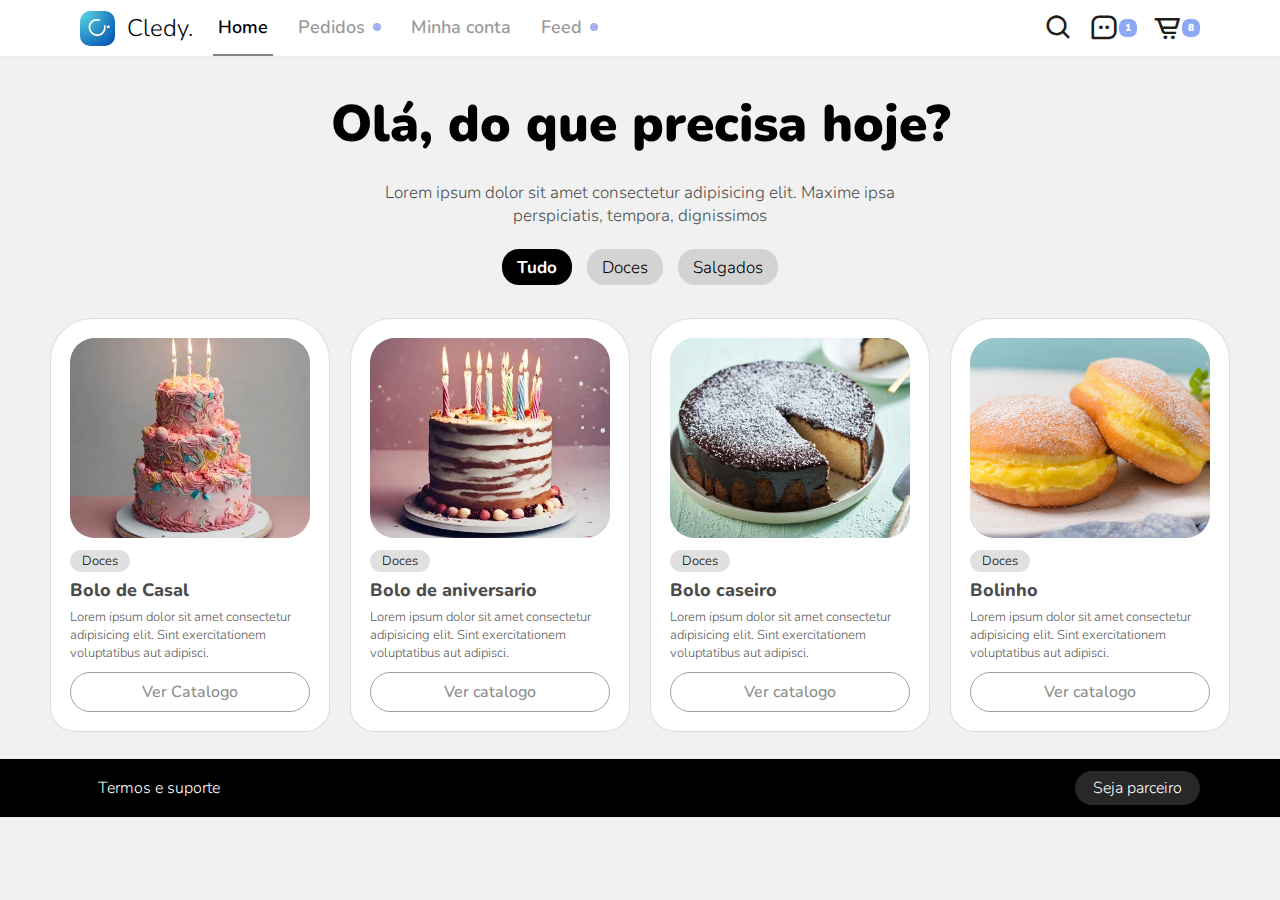
<file: cledy/html/index.htm>
<!DOCTYPE html>
<html lang="pt-br">

<head>
          <meta charset="UTF-8">

          <meta name="viewport" content="width=device-width, initial-scale=1.0">
          <link rel="shortcut icon" href="../img/logo/cledy logo.jpg" type="image/x-icon">
          <link rel="stylesheet" href="../css/header.css">
          <link rel="stylesheet" href="../css/side-bar.css">
          <link rel="stylesheet" href="../css/section-main.css">
          <link rel="stylesheet" href="../css/footer.css">
          <link rel="stylesheet" href="../css/nav-float.css">
          <link href='https://unpkg.com/boxicons@2.1.4/css/boxicons.min.css' rel='stylesheet'>
          <script src="../js/JS.JS" defer></script>
          <title>Cledy. | Doces</title>
</head>

<body>

          <div class="nav-float">

                    <nav>

                              <a href="#"><i class='bx bxs-home'></i></a>
                              <a href="Pedidos.html"><i class='bx bx-time-five'></i></a>
                              <i class='bx bx-user'></i>
                              <i class='bx bx-layout'></i>
                              <i class='bx bx-search'>

                              </i>

                    </nav>
          </div>

          <header>





                    <div class="div-h1-ul">
                              <div class="div-h1-img">
                                        <img src="../img/logo/cledy logo.jpg" alt="cledy-logo"
                                                  style="border-radius: 10px;">

                                        <h1> Cledy.</h1>
                              </div>
                              <ul>
                                        <a href="index.htm">
                                                  <li class="li-home">
                                                            <span class="li-item">Home</span>
                                                  </li>
                                        </a>
                                        <a href="Pedidos.html">
                                                  <li class="li-pedidos">
                                                            <span class="li-item">Pedidos</span>
                                                            <div class="Pedido-process"></div>
                                                  </li>
                                        </a>

                                        <li class="li-conta">
                                                  <span class="li-item">Minha conta</span>

                                        </li>


                                        <li class="li-feed">
                                                  <span class="li-item">Feed</span>
                                                  <div class="Pedido-process"></div>
                                        </li>

                              </ul>
                    </div>

                    <div class="div-carr-notifi-usuario">
                              <div class="itens-quantidade">


                                        <div class="div-search">

                                                  <i class='bx bx-search'>

                                                  </i>
                                        </div>

                              </div>
                              <div class="itens-quantidade">



                                        <i class='bx bx-message-square-dots'></i>
                                        <span class="quantidade2Valor"></span>
                              </div>
                              <div class="itens-quantidade">

                                        <i class='bx bx-cart-alt'>

                                        </i>
                                        <span class="quantidade"></span>
                              </div>


                              <div class="usuario-i-nome">
                                        <span class="usuario"></span>
                                        <i class='bx bx-user'></i>


                              </div>

                    </div>




          </header>
          <main>

                    <div class="div-main">



                              <section class="section-main">

                                        <h2 class="pergunta">...</h2>

                                        <p class="p-descricao" id="Section-carrossel">Lorem ipsum dolor sit amet
                                                  consectetur adipisicing elit.
                                                  Maxime ipsa perspiciatis, tempora, dignissimos
                                        </p>

                                        <ul class="ul-categoria" id="Section-carrossel">


                                                  <a href="#">
                                                            <li class="categoria-li-doce">Tudo</li>
                                                  </a>
                                                  <a href="#Section-carrossel">
                                                            <li class="categoria-li">Doces</li>
                                                  </a>
                                                  <a href="salgadaos.html">
                                                            <li class="categoria-li">Salgados</li>
                                                  </a>

                                        </ul>


                              </section>
                              <Section class="Section-carrossel" id="Section-carrossel">


                                        <div class="div-carrosel">

                                                  <ul class="carrossel-ul">

                                                            <li class="carroosel-itens">
                                                                      <article>
                                                                                <img src="../img/logo/91qjs890.bmp"
                                                                                          alt="">
                                                                                <div class="div-article-content">
                                                                                          <p class="categoria">Doces</p>
                                                                                          <p class="tema">Bolo de Casal
                                                                                          </p>
                                                                                          <p class="descricao">Lorem
                                                                                                    ipsum dolor sit amet
                                                                                                    consectetur
                                                                                                    adipisicing elit.
                                                                                                    Sint exercitationem
                                                                                                    voluptatibus aut
                                                                                                    adipisci.</p>

                                                                                </div>
                                                                                <a href="categoria-bc.html"><button>Ver
                                                                                                    Catalogo</button></a>
                                                                      </article>
                                                            </li>
                                                            <li class="carroosel-itens">
                                                                      <article>
                                                                                <img src="../img/logo/spt99jr6.bmp"
                                                                                          alt="">
                                                                                <div class="div-article-content">
                                                                                          <p class="categoria">Doces
                                                                                          <p class="tema">Bolo de
                                                                                                    aniversario
                                                                                          </p>
                                                                                          <p class="descricao">Lorem
                                                                                                    ipsum dolor sit amet
                                                                                                    consectetur
                                                                                                    adipisicing elit.
                                                                                                    Sint exercitationem
                                                                                                    voluptatibus aut
                                                                                                    adipisci.</p>

                                                                                </div>
                                                                                <a href=""><button>Ver
                                                                                                    catalogo</button></a>

                                                                      </article>
                                                            </li>
                                                            <li class="carroosel-itens">
                                                                      <article>
                                                                                <img src="../img/Screenshot 2024-02-19 at 20-57-07 bolo-coco-chocolate-receita-cm130.jpg (imagem WEBP 826 × 620 pixeis).png"
                                                                                          alt="">
                                                                                <div class="div-article-content">
                                                                                          <p class="categoria">Doces</p>
                                                                                          <p class="tema">Bolo caseiro
                                                                                          </p>
                                                                                          <p class="descricao">Lorem
                                                                                                    ipsum dolor sit amet
                                                                                                    consectetur
                                                                                                    adipisicing elit.
                                                                                                    Sint exercitationem
                                                                                                    voluptatibus aut
                                                                                                    adipisci.</p>

                                                                                </div>
                                                                                <a href=""><button>Ver
                                                                                                    catalogo</button></a>

                                                                      </article>
                                                            </li>
                                                            <li class="carroosel-itens">
                                                                      <article>
                                                                                <img src="../img/bbb2.png"
                                                                                          alt="">
                                                                                <div class="div-article-content">
                                                                                          <p class="categoria">Doces</p>
                                                                                          <p class="tema">Bolinho
                                                                                          </p>
                                                                                          <p class="descricao">Lorem
                                                                                                    ipsum dolor sit amet
                                                                                                    consectetur
                                                                                                    adipisicing elit.
                                                                                                    Sint exercitationem
                                                                                                    voluptatibus aut
                                                                                                    adipisci.</p>

                                                                                </div>
                                                                                <a href=""><button>Ver
                                                                                                    catalogo</button></a>

                                                                      </article>
                                                            </li>


                                                  </ul>

                                        </div>
                              </Section>
                              <!--carrossel salgado-->
                              <div class="separador"></div>

                    </div>

          </main>
          <footer>
                    <div class="div-termos">
                              <a href="">
                                        <p class="p-div-termos">
                                                  Termos e suporte
                                        </p>
                              </a>


                    </div>

                    <a href="">
                              <p class="p-div-parceiro">
                                        Seja parceiro
                              </p>
                    </a>
          </footer>
</body>

</html>
</file>
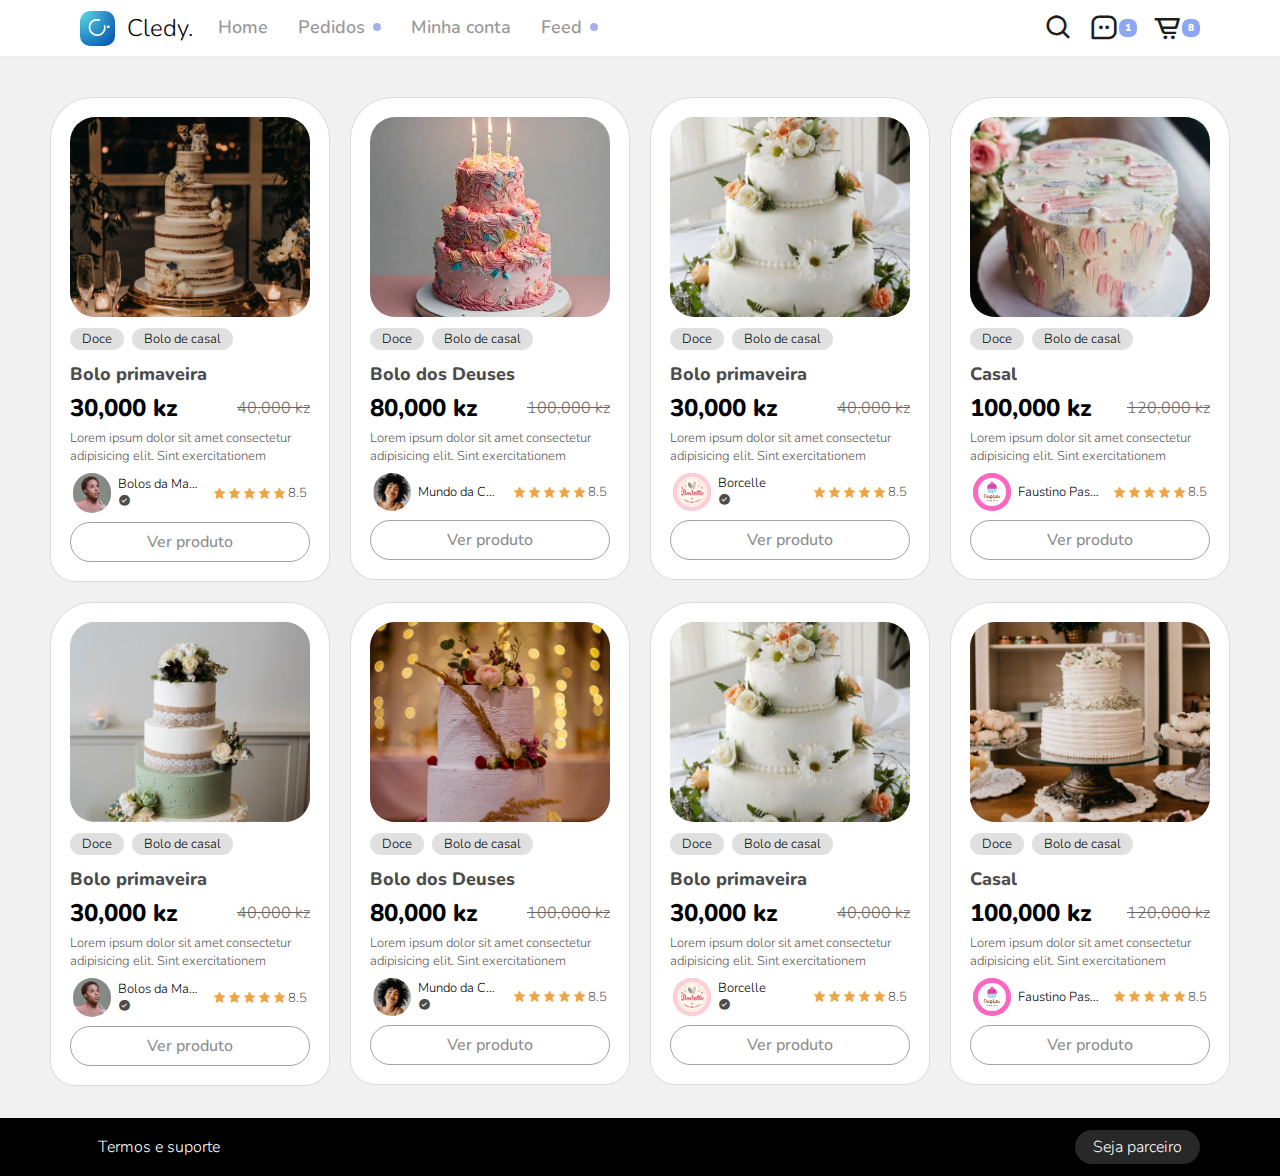
<file: cledy/html/categoria-bc.html>
<!DOCTYPE html>
<html lang="pt-br">

<head>
          <meta charset="UTF-8">
          <meta name="viewport" content="width=device-width, initial-scale=1.0">
          <link rel="shortcut icon" href="../img/logo/cledy logo.jpg" type="image/x-icon">
          <link rel="stylesheet" href="../css/header.css">
          <link rel="stylesheet" href="../css/categoria-bs.css">
          <link rel="stylesheet" href="../css/footer.css">
          <link rel="stylesheet" href="../css/nav-float.css">
          <link href='https://unpkg.com/boxicons@2.1.4/css/boxicons.min.css' rel='stylesheet'>
          <script src="../js/JS.JS" defer></script>
          <title>Catalogo | Bolo de Casal</title>
</head>

<body>


          <div class="nav-float">
                    <nav>

                              <a href="index.htm"><i class='bx bxs-home'></i></a>
                              <a href="Pedidos.html"><i class='bx bx-time-five'></i></a>
                              <a href=""><i class='bx bx-user'></i></a>
                              <i class='bx bx-layout'></i>
                              <i class='bx bx-search'>

                              </i>

                    </nav>
          </div>

          <header>




                    <div class="div-h1-ul">
                              <div class="div-h1-img">
                                        <img src="../img/logo/cledy logo.jpg" alt="cledy-logo"
                                                  style="border-radius: 10px;">

                                        <h1> Cledy.</h1>
                              </div>
                              <ul>

                                        <a href="index.htm">
                                                  <li class="li-home">
                                                            <span class="li-item">Home</span>
                                                  </li>
                                        </a>
                                        <a href="Pedidos.html">
                                                  <li class="li-pedidos">
                                                            <span class="li-item">Pedidos</span>
                                                            <div class="Pedido-process"></div>
                                                  </li>
                                        </a>

                                        <li class="li-conta">
                                                  <span class="li-item">Minha conta</span>

                                        </li>


                                        <li class="li-feed">
                                                  <span class="li-item">Feed</span>
                                                  <div class="Pedido-process"></div>
                                        </li>

                              </ul>
                    </div>

                    <div class="div-carr-notifi-usuario">
                              <div class="itens-quantidade">


                                        <div class="div-search">

                                                  <i class='bx bx-search'>

                                                  </i>
                                        </div>

                              </div>

                              <div class="itens-quantidade">



                                        <i class='bx bx-message-square-dots'></i>
                                        <span class="quantidade2Valor"></span>
                              </div>
                              <div class="itens-quantidade">

                                        <i class='bx bx-cart-alt'>

                                        </i>
                                        <span class="quantidade"></span>
                              </div>


                              <div class="usuario-i-nome">
                                        <span class="usuario"></span>
                                        <i class='bx bx-user'></i>


                              </div>

                    </div>




          </header>

          <main>
                    
                    <div class="div-main">

                              
                              <Section class="Section-carrossel" id="Section-carrossel">


                                        <div class="div-carrosel">

                                                  <ul class="carrossel-ul">

                                                            <li class="carroosel-itens">
                                                                      
                                                                      <article>
                                                                                <img src="../img/bc-x.png"
                                                                                          alt="">
                                                                                <div class="div-article-content">
                                                                                          <div class="div-categoria-catalogo">

                              
                                                                                                    <p
                                                                                                              class="categoria">
                                                                                                              Doce</p>
                                                                                                    <p
                                                                                                              class="categoria">
                                                                                                              Bolo de
                                                                                                              casal</p>




                                                                                          </div>
                                                                                          <p class="tema">Bolo
                                                                                                    primaveira
                                                                                          </p>
                                                                                          <div
                                                                                                    class="div-p-span-precos">
                                                                                                    <p
                                                                                                              class="preco-novo">
                                                                                                              30,000 kz
                                                                                                    </p>
                                                                                                    <span
                                                                                                              class="preco-antigo"><del>40,000
                                                                                                                        kz</del>
                                                                                                    </span>
                                                                                          </div>

                                                                                          <p class="descricao">Lorem
                                                                                                    ipsum dolor sit amet
                                                                                                    consectetur
                                                                                                    adipisicing elit.
                                                                                                    Sint exercitationem
                                                                                          </p>

                                                                                          <div class="div-usuario-star">
                                                                                                    <div class="div-img-usuario-p-nome">
                                                                                                              <a href="">
                                                                                                                        <img src="../img/2juxdsen.bmp"
                                                                                                                                  alt="usuario"
                                                                                                                                  class="usuario">
                                                                                                              </a>
                                                                                                                        <div class="div-usuario-nome-i">
                                                                                                                                  <p class="usuario-nome">
                                                                                                                                            Bolos da Madalena
                                                                                                                                  </p>
                                                                                                                                  <i class='bx bxs-check-circle'></i>
                                                                                                                        </div>
                                                                                                                     
                                                                                                                     
                                                                                                    </div>
                                                                                                    <ul class="ul-star">
                                                                                                              <i
                                                                                                                        class='bx bxs-star'></i>
                                                                                                              <i
                                                                                                                        class='bx bxs-star'></i>
                                                                                                              <i
                                                                                                                        class='bx bxs-star'></i>
                                                                                                              <i
                                                                                                                        class='bx bxs-star'></i>
                                                                                                              <i
                                                                                                                        class='bx bxs-star'></i>
                                                                                                              <span
                                                                                                                        class="star-hanking">8.5</span>
                                                                                                    </ul>

                                                                                          </div>



                                                                                </div>
                                                                               
                                                                                          <a href="" type="submit"><button>Ver
                                                                                                              produto</button></a>
                                                                                                              
                                                                                
                                                                      </article>
                                                            </li>
                                                            <li class="carroosel-itens">

                                                                      <article>
                                                                                <img src="../img/logo/91qjs890.bmp"
                                                                                          alt="">
                                                                                <div class="div-article-content">
                                                                                          <div class="div-categoria-catalogo">

                              
                                                                                                    <p
                                                                                                              class="categoria">
                                                                                                              Doce</p>
                                                                                                    <p
                                                                                                              class="categoria">
                                                                                                              Bolo de
                                                                                                              casal</p>




                                                                                          </div>
                                                                                          <p class="tema">Bolo dos
                                                                                                    Deuses
                                                                                          </p>
                                                                                          <div
                                                                                                    class="div-p-span-precos">
                                                                                                    <p
                                                                                                              class="preco-novo">
                                                                                                              80,000 kz
                                                                                                    </p>
                                                                                                    <span
                                                                                                              class="preco-antigo"><del>100,000
                                                                                                                        kz</del>
                                                                                                    </span>
                                                                                          </div>

                                                                                          <p class="descricao">Lorem
                                                                                                    ipsum dolor sit amet
                                                                                                    consectetur
                                                                                                    adipisicing elit.
                                                                                                    Sint exercitationem
                                                                                          </p>

                                                                                          <div class="div-usuario-star">
                                                                                                    <div class="div-img-usuario-p-nome">
                                                                                                              <a href="">
                                                                                                                        <img src="../img/logo/063hixhh.bmp"
                                                                                                                                  alt="usuario"
                                                                                                                                  class="usuario">
                                                                                                              </a>
                                                                                                                      
                                                                                                                        <div class="div-usuario-nome-i">
                                                                                                                                  <p class="usuario-nome">
                                                                                                                                            Mundo da Celleste
                                                                                                                                  </p>
                                                                                                                                  
                                                                                                                        </div>
                                                                                                    </div>
                                                                                                    <ul class="ul-star">
                                                                                                              <i
                                                                                                                        class='bx bxs-star'></i>
                                                                                                              <i
                                                                                                                        class='bx bxs-star'></i>
                                                                                                              <i
                                                                                                                        class='bx bxs-star'></i>
                                                                                                              <i
                                                                                                                        class='bx bxs-star'></i>
                                                                                                              <i
                                                                                                                        class='bx bxs-star'></i>
                                                                                                              <span
                                                                                                                        class="star-hanking">8.5</span>
                                                                                                    </ul>

                                                                                          </div>



                                                                                </div>
                                                                               
                                                                                          <a href="" type="submit"><button>Ver
                                                                                                              produto</button></a>
                                                                                                              
                                                                                
                                                                      </article>
                                                            </li>
                                                            <li class="carroosel-itens">
                                                                      <article>
                                                                                <img src="../img/bc-xx.png"
                                                                                          alt="">
                                                                                <div class="div-article-content">
                                                                                          <div class="div-categoria-catalogo">

                              
                                                                                                    <p
                                                                                                              class="categoria">
                                                                                                              Doce</p>
                                                                                                    <p
                                                                                                              class="categoria">
                                                                                                              Bolo de
                                                                                                              casal</p>




                                                                                          </div>
                                                                                          <p class="tema">Bolo
                                                                                                    primaveira
                                                                                          </p>
                                                                                          <div
                                                                                                    class="div-p-span-precos">
                                                                                                    <p
                                                                                                              class="preco-novo">
                                                                                                              30,000 kz
                                                                                                    </p>
                                                                                                    <span
                                                                                                              class="preco-antigo"><del>40,000
                                                                                                                        kz</del>
                                                                                                    </span>
                                                                                          </div>

                                                                                          <p class="descricao">Lorem
                                                                                                    ipsum dolor sit amet
                                                                                                    consectetur
                                                                                                    adipisicing elit.
                                                                                                    Sint exercitationem
                                                                                          </p>

                                                                                          <div class="div-usuario-star">
                                                                                                    <div class="div-img-usuario-p-nome">
                                                                                                              <a href="">
                                                                                                                        <img src="../img/logo/lg-Borcelle.png"
                                                                                                                                  alt="usuario"
                                                                                                                                  class="usuario">
                                                                                                              </a>
                                                                                                                       

                                                                                                                        <div class="div-usuario-nome-i">
                                                                                                                                  <p class="usuario-nome">
                                                                                                                                            Borcelle
                                                                                                                                  </p>
                                                                                                                                  <i class='bx bxs-check-circle'></i>
                                                                                                                        </div>
                                                                                                    </div>
                                                                                                    <ul class="ul-star">
                                                                                                              <i
                                                                                                                        class='bx bxs-star'></i>
                                                                                                              <i
                                                                                                                        class='bx bxs-star'></i>
                                                                                                              <i
                                                                                                                        class='bx bxs-star'></i>
                                                                                                              <i
                                                                                                                        class='bx bxs-star'></i>
                                                                                                              <i
                                                                                                                        class='bx bxs-star'></i>
                                                                                                              <span
                                                                                                                        class="star-hanking">8.5</span>
                                                                                                    </ul>

                                                                                          </div>



                                                                                </div>
                                                                               
                                                                                          <a href="" type="submit"><button>Ver
                                                                                                              produto</button></a>
                                                                                                              
                                                                                
                                                                      </article>
                                                            </li>
                                                            <li class="carroosel-itens">
                                                                      <article>
                                                                                <img src="../img/bc-1 (3).png"
                                                                                          alt="">
                                                                                <div class="div-article-content">
                                                                                          <div class="div-categoria-catalogo">

                              
                                                                                                    <p
                                                                                                              class="categoria">
                                                                                                              Doce</p>
                                                                                                    <p
                                                                                                              class="categoria">
                                                                                                              Bolo de
                                                                                                              casal</p>




                                                                                          </div>
                                                                                          <p class="tema">Casal
                                                                                          </p>
                                                                                          <div
                                                                                                    class="div-p-span-precos">
                                                                                                    <p
                                                                                                              class="preco-novo">
                                                                                                              100,000 kz
                                                                                                    </p>
                                                                                                    <span
                                                                                                              class="preco-antigo"><del>120,000
                                                                                                                        kz</del>
                                                                                                    </span>
                                                                                          </div>

                                                                                          <p class="descricao">Lorem
                                                                                                    ipsum dolor sit amet
                                                                                                    consectetur
                                                                                                    adipisicing elit.
                                                                                                    Sint exercitationem
                                                                                          </p>

                                                                                          <div class="div-usuario-star">
                                                                                                    <div class="div-img-usuario-p-nome">
                                                                                                              <a href="">
                                                                                                                        <img src="../img/logo/lg-Faustino.png"
                                                                                                                                  alt="usuario"
                                                                                                                                  class="usuario">
                                                                                                              </a>
                                                                                                             
                                                                                                                        <div class="div-usuario-nome-i">
                                                                                                                                  <p class="usuario-nome">
                                                                                                                                            Faustino Pastelaria
                                                                                                                                  </p>

                                                                                                                        </div>

                                                                                                                        
                                                                                                    </div>
                                                                                                    <ul class="ul-star">
                                                                                                              <i
                                                                                                                        class='bx bxs-star'></i>
                                                                                                              <i
                                                                                                                        class='bx bxs-star'></i>
                                                                                                              <i
                                                                                                                        class='bx bxs-star'></i>
                                                                                                              <i
                                                                                                                        class='bx bxs-star'></i>
                                                                                                              <i
                                                                                                                        class='bx bxs-star'></i>
                                                                                                              <span
                                                                                                                        class="star-hanking">8.5</span>
                                                                                                    </ul>

                                                                                          </div>



                                                                                </div>
                                                                               
                                                                                          <a href="" type="submit"><button>Ver
                                                                                                              produto</button></a>
                                                                                                              
                                                                                
                                                                      </article>
                                                            </li>



                                                            <li class="carroosel-itens">

                                                                      <article>
                                                                                <img src="../img/bc-2.png"
                                                                                          alt="">
                                                                                <div class="div-article-content">
                                                                                          <div class="div-categoria-catalogo">

                              
                                                                                                    <p
                                                                                                              class="categoria">
                                                                                                              Doce</p>
                                                                                                    <p
                                                                                                              class="categoria">
                                                                                                              Bolo de
                                                                                                              casal</p>




                                                                                          </div>
                                                                                          <p class="tema">Bolo
                                                                                                    primaveira
                                                                                          </p>
                                                                                          <div
                                                                                                    class="div-p-span-precos">
                                                                                                    <p
                                                                                                              class="preco-novo">
                                                                                                              30,000 kz
                                                                                                    </p>
                                                                                                    <span
                                                                                                              class="preco-antigo"><del>40,000
                                                                                                                        kz</del>
                                                                                                    </span>
                                                                                          </div>

                                                                                          <p class="descricao">Lorem
                                                                                                    ipsum dolor sit amet
                                                                                                    consectetur
                                                                                                    adipisicing elit.
                                                                                                    Sint exercitationem
                                                                                          </p>

                                                                                          <div class="div-usuario-star">
                                                                                                    <div class="div-img-usuario-p-nome">
                                                                                                              <a href="">
                                                                                                                        <img src="../img/2juxdsen.bmp"
                                                                                                                                  alt="usuario"
                                                                                                                                  class="usuario">
                                                                                                              </a>
                                                                                                                        <div class="div-usuario-nome-i">
                                                                                                                                  <p class="usuario-nome">
                                                                                                                                            Bolos da Madalena
                                                                                                                                  </p>
                                                                                                                                  <i class='bx bxs-check-circle'></i>
                                                                                                                        </div>
                                                                                                                     
                                                                                                                     
                                                                                                    </div>
                                                                                                    <ul class="ul-star">
                                                                                                              <i
                                                                                                                        class='bx bxs-star'></i>
                                                                                                              <i
                                                                                                                        class='bx bxs-star'></i>
                                                                                                              <i
                                                                                                                        class='bx bxs-star'></i>
                                                                                                              <i
                                                                                                                        class='bx bxs-star'></i>
                                                                                                              <i
                                                                                                                        class='bx bxs-star'></i>
                                                                                                              <span
                                                                                                                        class="star-hanking">8.5</span>
                                                                                                    </ul>

                                                                                          </div>



                                                                                </div>
                                                                               
                                                                                          <a href="" type="submit"><button>Ver
                                                                                                              produto</button></a>
                                                                                                              
                                                                                
                                                                      </article>
                                                            </li>
                                                            <li class="carroosel-itens">
                                                                      <article>
                                                                                <img src="../img/bc-3.png"
                                                                                          alt="">
                                                                                <div class="div-article-content">
                                                                                          <div class="div-categoria-catalogo">

                              
                                                                                                    <p
                                                                                                              class="categoria">
                                                                                                              Doce</p>
                                                                                                    <p
                                                                                                              class="categoria">
                                                                                                              Bolo de
                                                                                                              casal</p>




                                                                                          </div>
                                                                                          <p class="tema">Bolo dos
                                                                                                    Deuses
                                                                                          </p>
                                                                                          <div
                                                                                                    class="div-p-span-precos">
                                                                                                    <p
                                                                                                              class="preco-novo">
                                                                                                              80,000 kz
                                                                                                    </p>
                                                                                                    <span
                                                                                                              class="preco-antigo"><del>100,000
                                                                                                                        kz</del>
                                                                                                    </span>
                                                                                          </div>

                                                                                          <p class="descricao">Lorem
                                                                                                    ipsum dolor sit amet
                                                                                                    consectetur
                                                                                                    adipisicing elit.
                                                                                                    Sint exercitationem
                                                                                          </p>

                                                                                          <div class="div-usuario-star">
                                                                                                    <div class="div-img-usuario-p-nome">
                                                                                                              <a href="">
                                                                                                                        <img src="../img/logo/063hixhh.bmp"
                                                                                                                                  alt="usuario"
                                                                                                                                  class="usuario">
                                                                                                              </a>
                                                                                                                      
                                                                                                                        <div class="div-usuario-nome-i">
                                                                                                                                  <p class="usuario-nome">
                                                                                                                                            Mundo da Celleste
                                                                                                                                  </p>
                                                                                                                                  <i class='bx bxs-check-circle'></i>
                                                                                                                        </div>
                                                                                                    </div>
                                                                                                    <ul class="ul-star">
                                                                                                              <i
                                                                                                                        class='bx bxs-star'></i>
                                                                                                              <i
                                                                                                                        class='bx bxs-star'></i>
                                                                                                              <i
                                                                                                                        class='bx bxs-star'></i>
                                                                                                              <i
                                                                                                                        class='bx bxs-star'></i>
                                                                                                              <i
                                                                                                                        class='bx bxs-star'></i>
                                                                                                              <span
                                                                                                                        class="star-hanking">8.5</span>
                                                                                                    </ul>

                                                                                          </div>



                                                                                </div>
                                                                               
                                                                                          <a href="" type="submit"><button>Ver
                                                                                                              produto</button></a>
                                                                                                              
                                                                                
                                                                      </article>
                                                            </li>
                                                            <li class="carroosel-itens">
                                                                      <article>
                                                                                <img src="../img/bc-xx.png"
                                                                                          alt="">
                                                                                <div class="div-article-content">
                                                                                          <div class="div-categoria-catalogo">

                              
                                                                                                    <p
                                                                                                              class="categoria">
                                                                                                              Doce</p>
                                                                                                    <p
                                                                                                              class="categoria">
                                                                                                              Bolo de
                                                                                                              casal</p>




                                                                                          </div>
                                                                                          <p class="tema">Bolo
                                                                                                    primaveira
                                                                                          </p>
                                                                                          <div
                                                                                                    class="div-p-span-precos">
                                                                                                    <p
                                                                                                              class="preco-novo">
                                                                                                              30,000 kz
                                                                                                    </p>
                                                                                                    <span
                                                                                                              class="preco-antigo"><del>40,000
                                                                                                                        kz</del>
                                                                                                    </span>
                                                                                          </div>

                                                                                          <p class="descricao">Lorem
                                                                                                    ipsum dolor sit amet
                                                                                                    consectetur
                                                                                                    adipisicing elit.
                                                                                                    Sint exercitationem
                                                                                          </p>

                                                                                          <div class="div-usuario-star">
                                                                                                    <div class="div-img-usuario-p-nome">
                                                                                                              <a href="">
                                                                                                                        <img src="../img/logo/lg-Borcelle.png"
                                                                                                                                  alt="usuario"
                                                                                                                                  class="usuario">
                                                                                                              </a>
                                                                                                                       

                                                                                                                        <div class="div-usuario-nome-i">
                                                                                                                                  <p class="usuario-nome">
                                                                                                                                            Borcelle
                                                                                                                                  </p>
                                                                                                                                  <i class='bx bxs-check-circle'></i>
                                                                                                                        </div>
                                                                                                    </div>
                                                                                                    <ul class="ul-star">
                                                                                                              <i
                                                                                                                        class='bx bxs-star'></i>
                                                                                                              <i
                                                                                                                        class='bx bxs-star'></i>
                                                                                                              <i
                                                                                                                        class='bx bxs-star'></i>
                                                                                                              <i
                                                                                                                        class='bx bxs-star'></i>
                                                                                                              <i
                                                                                                                        class='bx bxs-star'></i>
                                                                                                              <span
                                                                                                                        class="star-hanking">8.5</span>
                                                                                                    </ul>

                                                                                          </div>



                                                                                </div>
                                                                               
                                                                                          <a href="" type="submit"><button>Ver
                                                                                                              produto</button></a>
                                                                                                              
                                                                                
                                                                      </article>
                                                            </li>
                                                            <li class="carroosel-itens">
                                                                      <article>
                                                                                <img src="../img/bc-xxx.png"
                                                                                          alt="">
                                                                                <div class="div-article-content">
                                                                                          <div class="div-categoria-catalogo">

                              
                                                                                                    <p
                                                                                                              class="categoria">
                                                                                                              Doce</p>
                                                                                                    <p
                                                                                                              class="categoria">
                                                                                                              Bolo de
                                                                                                              casal</p>




                                                                                          </div>
                                                                                          <p class="tema">Casal
                                                                                          </p>
                                                                                          <div
                                                                                                    class="div-p-span-precos">
                                                                                                    <p
                                                                                                              class="preco-novo">
                                                                                                              100,000 kz
                                                                                                    </p>
                                                                                                    <span
                                                                                                              class="preco-antigo"><del>120,000
                                                                                                                        kz</del>
                                                                                                    </span>
                                                                                          </div>

                                                                                          <p class="descricao">Lorem
                                                                                                    ipsum dolor sit amet
                                                                                                    consectetur
                                                                                                    adipisicing elit.
                                                                                                    Sint exercitationem
                                                                                          </p>

                                                                                          <div class="div-usuario-star">
                                                                                                    <div class="div-img-usuario-p-nome">
                                                                                                              <a href="">
                                                                                                                        <img src="../img/logo/lg-Faustino.png"
                                                                                                                                  alt="usuario"
                                                                                                                                  class="usuario">
                                                                                                              </a>
                                                                                                             
                                                                                                                        <div class="div-usuario-nome-i">
                                                                                                                                  <p class="usuario-nome">
                                                                                                                                            Faustino Pastelaria
                                                                                                                                  </p>

                                                                                                                        </div>

                                                                                                                        
                                                                                                    </div>
                                                                                                    <ul class="ul-star">
                                                                                                              <i
                                                                                                                        class='bx bxs-star'></i>
                                                                                                              <i
                                                                                                                        class='bx bxs-star'></i>
                                                                                                              <i
                                                                                                                        class='bx bxs-star'></i>
                                                                                                              <i
                                                                                                                        class='bx bxs-star'></i>
                                                                                                              <i
                                                                                                                        class='bx bxs-star'></i>
                                                                                                              <span
                                                                                                                        class="star-hanking">8.5</span>
                                                                                                    </ul>

                                                                                          </div>



                                                                                </div>
                                                                               
                                                                                          <a href="" type="submit"><button>Ver
                                                                                                              produto</button></a>
                                                                                                              
                                                                                
                                                                      </article>
                                                            </li>


                                                  </ul>
                                                  

                                        </div>
                              </Section>

                              <div class="separador"></div>

                    </div>
          </main>
          <footer>
                    <div class="div-termos">
                              <a href="">
                                        <p class="p-div-termos">
                                                  Termos e suporte
                                        </p>
                              </a>


                    </div>

                    <a href="">
                              <p class="p-div-parceiro">
                                        Seja parceiro
                              </p>
                    </a>
          </footer>
</body>

</html>
</file>
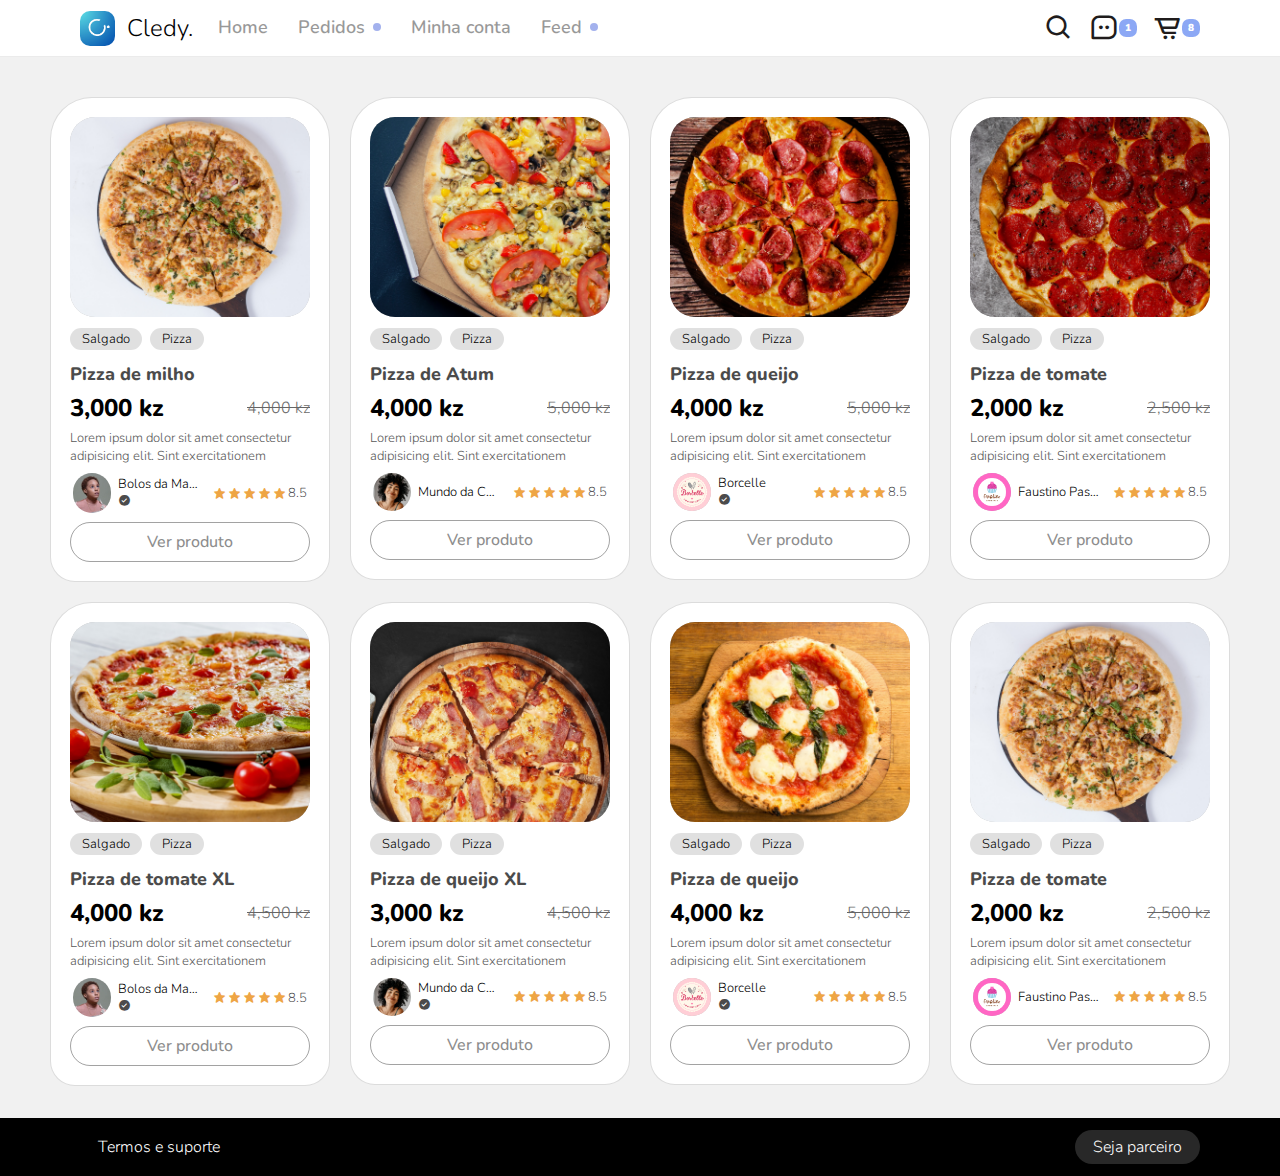
<file: cledy/html/categoria-sg.html>
<!DOCTYPE html>
<html lang="pt-br">

<head>
  <meta charset="UTF-8">
  <meta name="viewport" content="width=device-width, initial-scale=1.0">
  <link rel="shortcut icon" href="../img/logo/cledy logo.jpg" type="image/x-icon">
  <link rel="stylesheet" href="../css/header.css">
  <link rel="stylesheet" href="../css/categoria-bs.css">
  <link rel="stylesheet" href="../css/footer.css">
  <link rel="stylesheet" href="../css/nav-float.css">
  <link href='https://unpkg.com/boxicons@2.1.4/css/boxicons.min.css' rel='stylesheet'>
  <script src="../js/JS.JS" defer></script>

  <title>Catalogo | Pizza</title>
</head>

<body>


  <div class="nav-float">

    <nav>

      <a href="index.htm"><i class='bx bxs-home'></i></a>
      <a href="Pedidos.html"><i class='bx bx-time-five'></i></a>
      <a href=""><i class='bx bx-user'></i></a>
      <i class='bx bx-layout'></i>
      <i class='bx bx-search'>

      </i>

    </nav>
  </div>

  <header>





    <div class="div-h1-ul">
      <div class="div-h1-img">
        <img src="../img/logo/cledy logo.jpg" alt="cledy-logo" style="border-radius: 10px;">

        <h1> Cledy.</h1>
      </div>
      <ul>

        <a href="index.htm">
          <li class="li-home">
            <span class="li-item">Home</span>
          </li>
        </a>
        <a href="Pedidos.html">
          <li class="li-pedidos">
            <span class="li-item">Pedidos</span>
            <div class="Pedido-process"></div>
          </li>
        </a>

        <li class="li-conta">
          <span class="li-item">Minha conta</span>

        </li>


        <li class="li-feed">
          <span class="li-item">Feed</span>
          <div class="Pedido-process"></div>
        </li>

      </ul>
    </div>

    <div class="div-carr-notifi-usuario">
      <div class="itens-quantidade">


        <div class="div-search">

          <i class='bx bx-search'>

          </i>
        </div>

      </div>

      <div class="itens-quantidade">



        <i class='bx bx-message-square-dots'></i>
        <span class="quantidade2Valor"></span>
      </div>
      <div class="itens-quantidade">

        <i class='bx bx-cart-alt'>

        </i>
        <span class="quantidade"></span>
      </div>


      <div class="usuario-i-nome">
        <span class="usuario"></span>
        <i class='bx bx-user'></i>


      </div>

    </div>




  </header>

  <main>

    <div class="div-main">


      <Section class="Section-carrossel" id="Section-carrossel">


        <div class="div-carrosel">

          <ul class="carrossel-ul">

            <li class="carroosel-itens">

              <article>
                <img src="../img/pz-1 (1).png" alt="">
                <div class="div-article-content">
                  <div class="div-categoria-catalogo">


                    <p class="categoria">
                      Salgado</p>
                    <p class="categoria">
                      Pizza</p>




                  </div>
                  <p class="tema"> Pizza de milho
                  </p>
                  <div class="div-p-span-precos">
                    <p class="preco-novo">
                      3,000 kz
                    </p>
                    <span class="preco-antigo"><del>4,000
                        kz</del>
                    </span>
                  </div>

                  <p class="descricao">Lorem
                    ipsum dolor sit amet
                    consectetur
                    adipisicing elit.
                    Sint exercitationem
                  </p>

                  <div class="div-usuario-star">
                    <div class="div-img-usuario-p-nome">
                      <a href="">
                        <img src="../img/2juxdsen.bmp" alt="usuario" class="usuario">
                      </a>
                      <div class="div-usuario-nome-i">
                        <p class="usuario-nome">
                          Bolos
                          da
                          Madalena
                        </p>
                        <i class='bx bxs-check-circle'></i>
                      </div>


                    </div>
                    <ul class="ul-star">
                      <i class='bx bxs-star'></i>
                      <i class='bx bxs-star'></i>
                      <i class='bx bxs-star'></i>
                      <i class='bx bxs-star'></i>
                      <i class='bx bxs-star'></i>
                      <span class="star-hanking">8.5</span>
                    </ul>

                  </div>



                </div>

                <a href="" type="submit"><button>Ver
                    produto</button></a>


              </article>
            </li>
            <li class="carroosel-itens">

              <article>
                <img src="../img/pz-8.png" alt="">
                <div class="div-article-content">
                  <div class="div-categoria-catalogo">


                    <p class="categoria">
                      Salgado</p>
                    <p class="categoria">
                      Pizza</p>




                  </div>
                  <p class="tema">Pizza de Atum
                  </p>
                  <div class="div-p-span-precos">
                    <p class="preco-novo">
                      4,000 kz
                    </p>
                    <span class="preco-antigo"><del>5,000
                        kz</del>
                    </span>
                  </div>

                  <p class="descricao">Lorem
                    ipsum dolor sit amet
                    consectetur
                    adipisicing elit.
                    Sint exercitationem
                  </p>

                  <div class="div-usuario-star">
                    <div class="div-img-usuario-p-nome">
                      <a href="../html/conta-prc-qualquer.html">
                        <img src="../img/logo/063hixhh.bmp" alt="usuario" class="usuario">
                      </a>

                      <div class="div-usuario-nome-i">
                        <p class="usuario-nome">
                          Mundo
                          da
                          Celleste
                        </p>

                      </div>
                    </div>
                    <ul class="ul-star">
                      <i class='bx bxs-star'></i>
                      <i class='bx bxs-star'></i>
                      <i class='bx bxs-star'></i>
                      <i class='bx bxs-star'></i>
                      <i class='bx bxs-star'></i>
                      <span class="star-hanking">8.5</span>
                    </ul>

                  </div>



                </div>

                <a href="" type="submit"><button>Ver
                    produto</button></a>


              </article>
            </li>
            <li class="carroosel-itens">
              <article>
                <img src="../img/pz-3 (1).png" alt="">
                <div class="div-article-content">
                  <div class="div-categoria-catalogo">


                    <p class="categoria">
                      Salgado</p>
                    <p class="categoria">
                      Pizza</p>




                  </div>
                  <p class="tema">Pizza de queijo
                  </p>
                  <div class="div-p-span-precos">
                    <p class="preco-novo">
                      4,000 kz
                    </p>
                    <span class="preco-antigo"><del>5,000
                        kz</del>
                    </span>
                  </div>

                  <p class="descricao">Lorem
                    ipsum dolor sit amet
                    consectetur
                    adipisicing elit.
                    Sint exercitationem
                  </p>

                  <div class="div-usuario-star">
                    <div class="div-img-usuario-p-nome">
                      <a href="">
                        <img src="../img/logo/lg-Borcelle.png" alt="usuario" class="usuario">
                      </a>


                      <div class="div-usuario-nome-i">
                        <p class="usuario-nome">
                          Borcelle
                        </p>
                        <i class='bx bxs-check-circle'></i>
                      </div>
                    </div>
                    <ul class="ul-star">
                      <i class='bx bxs-star'></i>
                      <i class='bx bxs-star'></i>
                      <i class='bx bxs-star'></i>
                      <i class='bx bxs-star'></i>
                      <i class='bx bxs-star'></i>
                      <span class="star-hanking">8.5</span>
                    </ul>

                  </div>



                </div>

                <a href="" type="submit"><button>Ver
                    produto</button></a>


              </article>
            </li>
            <li class="carroosel-itens">
              <article>
                <img src="../img/pz-4 (1).png" alt="">
                <div class="div-article-content">
                  <div class="div-categoria-catalogo">


                    <p class="categoria">
                      Salgado</p>
                    <p class="categoria">
                      Pizza</p>




                  </div>
                  <p class="tema">Pizza de tomate
                  </p>
                  <div class="div-p-span-precos">
                    <p class="preco-novo">
                      2,000 kz
                    </p>
                    <span class="preco-antigo"><del>2,500
                        kz</del>
                    </span>
                  </div>

                  <p class="descricao">Lorem
                    ipsum dolor sit amet
                    consectetur
                    adipisicing elit.
                    Sint exercitationem
                  </p>

                  <div class="div-usuario-star">
                    <div class="div-img-usuario-p-nome">
                      <a href="">
                        <img src="../img/logo/lg-Faustino.png" alt="usuario" class="usuario">
                      </a>

                      <div class="div-usuario-nome-i">
                        <p class="usuario-nome">
                          Faustino
                          Pastelaria
                        </p>

                      </div>


                    </div>
                    <ul class="ul-star">
                      <i class='bx bxs-star'></i>
                      <i class='bx bxs-star'></i>
                      <i class='bx bxs-star'></i>
                      <i class='bx bxs-star'></i>
                      <i class='bx bxs-star'></i>
                      <span class="star-hanking">8.5</span>
                    </ul>

                  </div>



                </div>

                <a href="" type="submit"><button>Ver
                    produto</button></a>


              </article>
            </li>



            <li class="carroosel-itens">

              <article>
                <img src="../img/pz-5 (1).png" alt="">
                <div class="div-article-content">
                  <div class="div-categoria-catalogo">


                    <p class="categoria">
                      Salgado</p>
                    <p class="categoria">
                      Pizza</p>




                  </div>
                  <p class="tema"> Pizza de tomate XL
                  </p>
                  <div class="div-p-span-precos">
                    <p class="preco-novo">
                      4,000 kz
                    </p>
                    <span class="preco-antigo"><del>4,500
                        kz</del>
                    </span>
                  </div>

                  <p class="descricao">Lorem
                    ipsum dolor sit amet
                    consectetur
                    adipisicing elit.
                    Sint exercitationem
                  </p>

                  <div class="div-usuario-star">
                    <div class="div-img-usuario-p-nome">
                      <a href="">
                        <img src="../img/2juxdsen.bmp" alt="usuario" class="usuario">
                      </a>
                      <div class="div-usuario-nome-i">
                        <p class="usuario-nome">
                          Bolos
                          da
                          Madalena
                        </p>
                        <i class='bx bxs-check-circle'></i>
                      </div>


                    </div>
                    <ul class="ul-star">
                      <i class='bx bxs-star'></i>
                      <i class='bx bxs-star'></i>
                      <i class='bx bxs-star'></i>
                      <i class='bx bxs-star'></i>
                      <i class='bx bxs-star'></i>
                      <span class="star-hanking">8.5</span>
                    </ul>

                  </div>



                </div>

                <a href="" type="submit"><button>Ver
                    produto</button></a>


              </article>
            </li>
            <li class="carroosel-itens">
              <article>
                <img src="../img/pz-6 (1).png" alt="">
                <div class="div-article-content">
                  <div class="div-categoria-catalogo">


                    <p class="categoria">
                      Salgado</p>
                    <p class="categoria">
                      Pizza</p>




                  </div>
                  <p class="tema"> Pizza de queijo XL
                  </p>
                  <div class="div-p-span-precos">
                    <p class="preco-novo">
                      3,000 kz
                    </p>
                    <span class="preco-antigo"><del>4,500
                        kz</del>
                    </span>
                  </div>

                  <p class="descricao">Lorem
                    ipsum dolor sit amet
                    consectetur
                    adipisicing elit.
                    Sint exercitationem
                  </p>

                  <div class="div-usuario-star">
                    <div class="div-img-usuario-p-nome">
                      <a href="">
                        <img src="../img/logo/063hixhh.bmp" alt="usuario" class="usuario">
                      </a>

                      <div class="div-usuario-nome-i">
                        <p class="usuario-nome">
                          Mundo
                          da
                          Celleste
                        </p>
                        <i class='bx bxs-check-circle'></i>
                      </div>
                    </div>
                    <ul class="ul-star">
                      <i class='bx bxs-star'></i>
                      <i class='bx bxs-star'></i>
                      <i class='bx bxs-star'></i>
                      <i class='bx bxs-star'></i>
                      <i class='bx bxs-star'></i>
                      <span class="star-hanking">8.5</span>
                    </ul>

                  </div>



                </div>

                <a href="" type="submit"><button>Ver
                    produto</button></a>


              </article>
            </li>
            <li class="carroosel-itens">
              <article>
                <img src="../img/pz-7.png" alt="">
                <div class="div-article-content">
                  <div class="div-categoria-catalogo">


                    <p class="categoria">
                      Salgado</p>
                    <p class="categoria">
                      Pizza</p>




                  </div>
                  <p class="tema">Pizza de queijo
                  </p>
                  <div class="div-p-span-precos">
                    <p class="preco-novo">
                      4,000 kz
                    </p>
                    <span class="preco-antigo"><del>5,000
                        kz</del>
                    </span>
                  </div>

                  <p class="descricao">Lorem
                    ipsum dolor sit amet
                    consectetur
                    adipisicing elit.
                    Sint exercitationem
                  </p>

                  <div class="div-usuario-star">
                    <div class="div-img-usuario-p-nome">
                      <a href="">
                        <img src="../img/logo/lg-Borcelle.png" alt="usuario" class="usuario">
                      </a>


                      <div class="div-usuario-nome-i">
                        <p class="usuario-nome">
                          Borcelle
                        </p>
                        <i class='bx bxs-check-circle'></i>
                      </div>
                    </div>
                    <ul class="ul-star">
                      <i class='bx bxs-star'></i>
                      <i class='bx bxs-star'></i>
                      <i class='bx bxs-star'></i>
                      <i class='bx bxs-star'></i>
                      <i class='bx bxs-star'></i>
                      <span class="star-hanking">8.5</span>
                    </ul>

                  </div>



                </div>

                <a href="" type="submit"><button>Ver
                    produto</button></a>


              </article>
            </li>
            <li class="carroosel-itens">
              <article>
                <img src="../img/pz-1 (1).png" alt="">
                <div class="div-article-content">
                  <div class="div-categoria-catalogo">


                    <p class="categoria">
                      Salgado</p>
                    <p class="categoria">
                      Pizza</p>




                  </div>
                  <p class="tema">Pizza de tomate
                  </p>
                  <div class="div-p-span-precos">
                    <p class="preco-novo">
                      2,000 kz
                    </p>
                    <span class="preco-antigo"><del>2,500
                        kz</del>
                    </span>
                  </div>

                  <p class="descricao">Lorem
                    ipsum dolor sit amet
                    consectetur
                    adipisicing elit.
                    Sint exercitationem
                  </p>

                  <div class="div-usuario-star">
                    <div class="div-img-usuario-p-nome">
                      <a href="">
                        <img src="../img/logo/lg-Faustino.png" alt="usuario" class="usuario">
                      </a>

                      <div class="div-usuario-nome-i">
                        <p class="usuario-nome">
                          Faustino
                          Pastelaria
                        </p>

                      </div>


                    </div>
                    <ul class="ul-star">
                      <i class='bx bxs-star'></i>
                      <i class='bx bxs-star'></i>
                      <i class='bx bxs-star'></i>
                      <i class='bx bxs-star'></i>
                      <i class='bx bxs-star'></i>
                      <span class="star-hanking">8.5</span>
                    </ul>

                  </div>



                </div>

                <a href="" type="submit"><button>Ver
                    produto</button></a>


              </article>
            </li>


          </ul>


        </div>
      </Section>

      <div class="separador"></div>

    </div>
  </main>
  <footer>
    <div class="div-termos">
      <a href="">
        <p class="p-div-termos">
          Termos e suporte
        </p>
      </a>


    </div>

    <a href="">
      <p class="p-div-parceiro">
        Seja parceiro
      </p>
    </a>
  </footer>
</body>

</html>
</file>
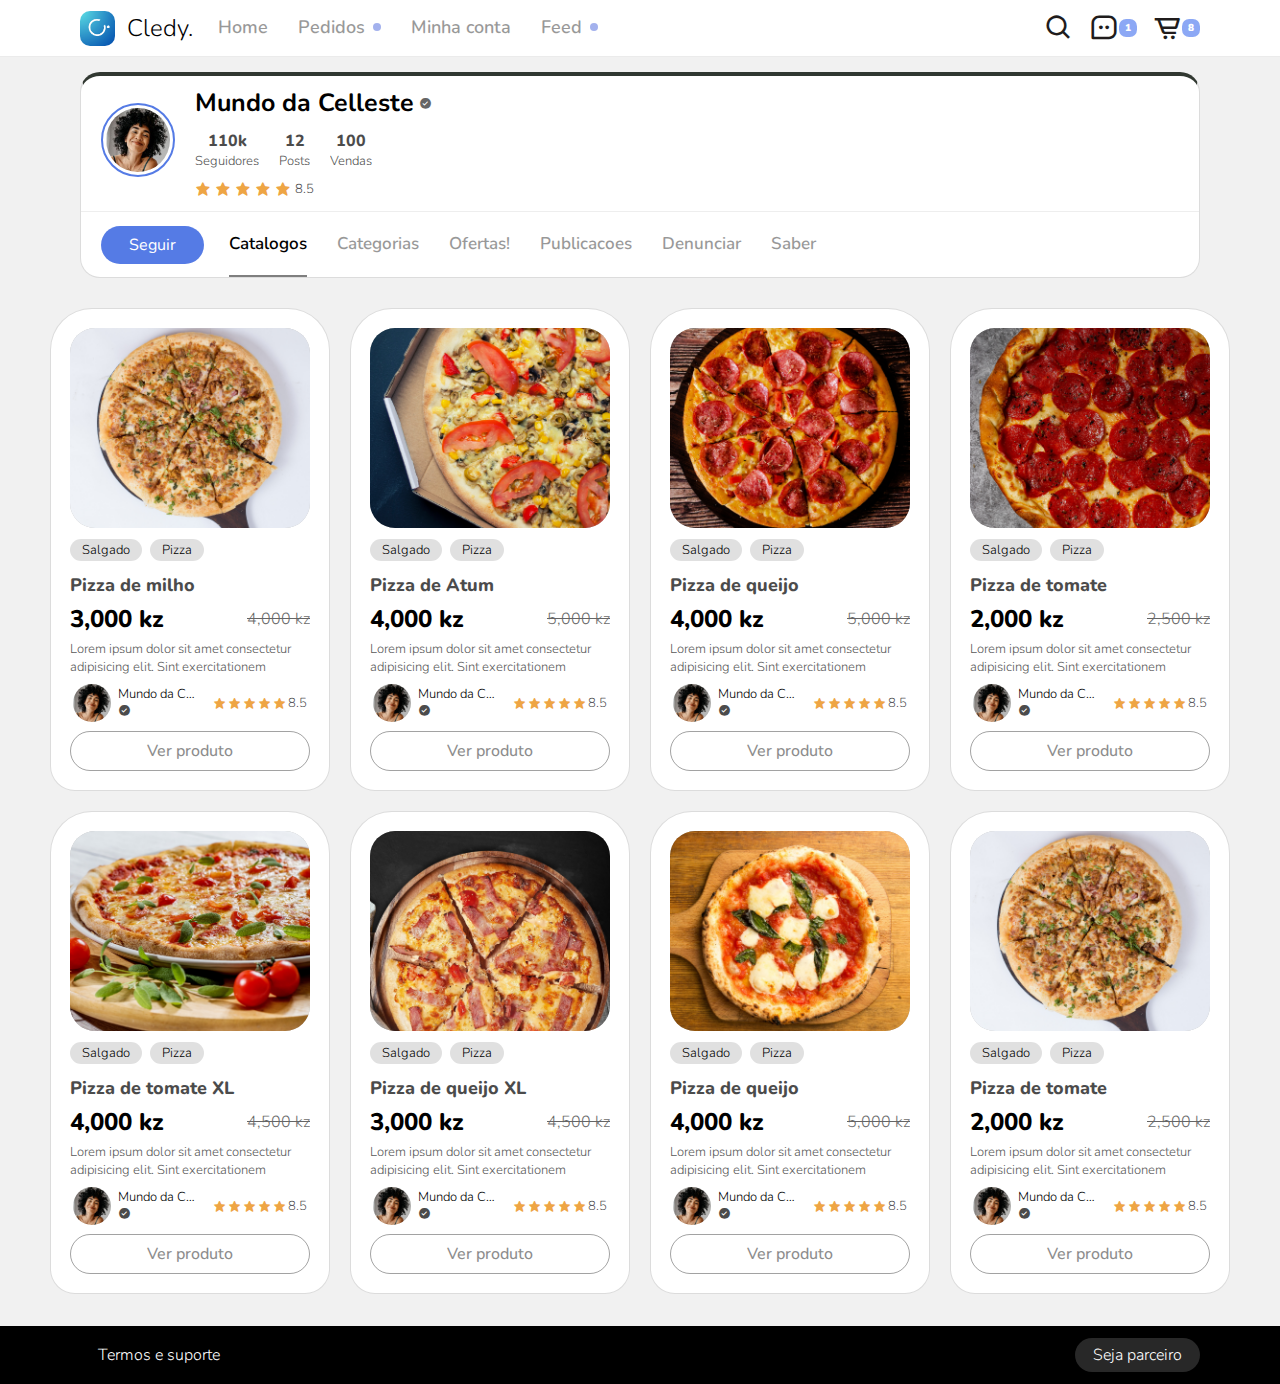
<file: cledy/html/conta-prc-qualquer.html>
<!DOCTYPE html>
<html lang="pt-br">

<head>
     <meta charset="UTF-8">

     <meta name="viewport" content="width=device-width, initial-scale=1.0">
     <link rel="shortcut icon" href="../img/logo/cledy logo.jpg" type="image/x-icon">
     <link rel="stylesheet" href="../css/header.css">
     <link rel="stylesheet" href="../css/side-bar.css">
     <link rel="stylesheet" href="../css/conta-prc-qualquer.css">
     <link rel="stylesheet" href="../css/footer.css">
     <link rel="stylesheet" href="../css/nav-float.css">
     <link href='https://unpkg.com/boxicons@2.1.4/css/boxicons.min.css' rel='stylesheet'>
     <script src="../js/JS.JS" defer></script>
     <title>Cledy | Perfil Parceiro</title>
</head>

<body>

     <div class="nav-float">

          <nav>

               <a href="index.htm"><i class='bx bxs-home'></i></a>
               <a href="Pedidos.html"><i class='bx bx-time-five'></i></a>
               <i class='bx bx-user'></i>
               <i class='bx bx-layout'></i>
               <i class='bx bx-search'>

               </i>

          </nav>
     </div>

     <header>





          <div class="div-h1-ul">
               <div class="div-h1-img">
                    <img src="../img/logo/cledy logo.jpg" alt="cledy-logo" style="border-radius: 10px;">

                    <h1> Cledy.</h1>
               </div>
               <ul>
                    <a href="index.htm">
                         <li class="li-home">
                              <span class="li-item">Home</span>
                         </li>
                    </a>
                    <a href="Pedidos.html">
                         <li class="li-pedidos">
                              <span class="li-item">Pedidos</span>
                              <div class="Pedido-process"></div>
                         </li>
                    </a>

                    <li class="li-conta">
                         <span class="li-item">Minha conta</span>

                    </li>


                    <li class="li-feed">
                         <span class="li-item">Feed</span>
                         <div class="Pedido-process"></div>
                    </li>

               </ul>
          </div>

          <div class="div-carr-notifi-usuario">
               <div class="itens-quantidade">


                    <div class="div-search">

                         <i class='bx bx-search'>

                         </i>
                    </div>

               </div>
               <div class="itens-quantidade">



                    <i class='bx bx-message-square-dots'></i>
                    <span class="quantidade2Valor"></span>
               </div>
               <div class="itens-quantidade">

                    <i class='bx bx-cart-alt'>

                    </i>
                    <span class="quantidade"></span>
               </div>


               <div class="usuario-i-nome">
                    <span class="usuario"></span>
                    <i class='bx bx-user'></i>


               </div>

          </div>




     </header>
     <main>

          <div class="div-main">



               <section class="section-capa">


                    <article class="article-capa">

                         <div class="div-usuario-capa">
                              <div class="div-img-usuario-capa"><img src="../img/logo/063hixhh.bmp"
                                        alt="usuario-capa-img" class="usuario-capa-img"></div>
                              <div class="div-usuario-content-capa">
                                   <div class="div-img-usuario-content-nome-i">
                                        <p class="usuario-content-capa-nome">
                                             Mundo da Celleste
                                        </p>
                                        <i class='bx bxs-check-circle'></i>
                                   </div>
                                   <div class=" div-seguidores-post">
                                        <div class="div-content-seguidores-post">
                                             <p class="usuario-content-capa-seguidores">
                                                  110k</p>
                                             <span class="seguidores-texto">
                                                  Seguidores
                                             </span>
                                        </div>

                                        <div class="div-content-seguidores-post">
                                             <p class="usuario-content-capa-post">12
                                             </p>
                                             <span class="post-texto">
                                                  Posts
                                             </span>
                                        </div>

                                        <div class="div-content-seguidores-post">
                                             <p class="usuario-content-capa-post">100
                                             </p>
                                             <span class="post-texto">
                                                  Vendas
                                             </span>
                                        </div>
                                   </div>
                                   <ul class="ul-ranking">
                                        <i class='bx bxs-star'></i>
                                        <i class='bx bxs-star'></i>
                                        <i class='bx bxs-star'></i>
                                        <i class='bx bxs-star'></i>
                                        <i class='bx bxs-star'></i>
                                        <span class="star-hanking">8.5</span>
                                   </ul>
                              </div>
                         </div>
                         <div class="div-seguir-nav-bar-inferior" id="Section-carrossel">
                              <button>Seguir</button>
                              <div class="nav-bar-inferior">
                                   <a href="#Section-carrossel"><span
                                             class="nav-bar-inferior-itens-artigo">Catalogos</span></a>
                                   <span class="nav-bar-inferior-itens">Categorias</span>
                                   <span class="nav-bar-inferior-itens">Ofertas!</span>
                                   <span class="nav-bar-inferior-itens">Publicacoes</span>
                                   <span class="nav-bar-inferior-itens">Denunciar</span>
                                   <span class="nav-bar-inferior-itens">Saber</span>
                              </div>
                         </div>
                    </article>








               </section>

               <Section class="Section-carrossel">


                    <div class="div-carrosel">

                         <ul class="carrossel-ul">

                              <li class="carroosel-itens">

                                   <article>
                                        <img src="../img/pz-1 (1).png" alt="">
                                        <div class="div-article-content">
                                             <div class="div-categoria-catalogo">


                                                  <p class="categoria">
                                                       Salgado
                                                  </p>
                                                  <p class="categoria">
                                                       Pizza</p>




                                             </div>
                                             <p class="tema"> Pizza de
                                                  milho
                                             </p>
                                             <div class="div-p-span-precos">
                                                  <p class="preco-novo">
                                                       3,000 kz
                                                  </p>
                                                  <span class="preco-antigo"><del>4,000
                                                            kz</del>
                                                  </span>
                                             </div>

                                             <p class="descricao">Lorem
                                                  ipsum dolor sit amet
                                                  consectetur
                                                  adipisicing elit.
                                                  Sint exercitationem
                                             </p>

                                             <div class="div-usuario-star">
                                                  <div class="div-img-usuario-p-nome">
                                                       <a href="Samsung Angola-perfil-comercial.html">
                                                            <img src="../img/logo/063hixhh.bmp" alt="usuario"
                                                                 class="usuario">
                                                       </a>
                                                       <div class="div-usuario-nome-i">
                                                            <p class="usuario-nome">
                                                                 Mundo
                                                                 da
                                                                 Celles
                                                            </p>
                                                            <i class='bx bxs-check-circle'></i>
                                                       </div>


                                                  </div>
                                                  <ul class="ul-star">
                                                       <i class='bx bxs-star'></i>
                                                       <i class='bx bxs-star'></i>
                                                       <i class='bx bxs-star'></i>
                                                       <i class='bx bxs-star'></i>
                                                       <i class='bx bxs-star'></i>
                                                       <span class="star-hanking">8.5</span>
                                                  </ul>

                                             </div>



                                        </div>

                                        <a href="" type="submit"><button>Ver
                                                  produto</button></a>


                                   </article>
                              </li>
                              <li class="carroosel-itens">

                                   <article>
                                        <img src="../img/pz-8.png" alt="">
                                        <div class="div-article-content">
                                             <div class="div-categoria-catalogo">


                                                  <p class="categoria">
                                                       Salgado
                                                  </p>
                                                  <p class="categoria">
                                                       Pizza</p>




                                             </div>
                                             <p class="tema">Pizza de Atum
                                             </p>
                                             <div class="div-p-span-precos">
                                                  <p class="preco-novo">
                                                       4,000 kz
                                                  </p>
                                                  <span class="preco-antigo"><del>5,000
                                                            kz</del>
                                                  </span>
                                             </div>

                                             <p class="descricao">Lorem
                                                  ipsum dolor sit amet
                                                  consectetur
                                                  adipisicing elit.
                                                  Sint exercitationem
                                             </p>

                                             <div class="div-usuario-star">
                                                  <div class="div-img-usuario-p-nome">
                                                       <a href="#">
                                                            <img src="../img/logo/063hixhh.bmp" alt="usuario"
                                                                 class="usuario">
                                                       </a>

                                                       <div class="div-usuario-nome-i">
                                                            <p class="usuario-nome">
                                                                 Mundo
                                                                 da
                                                                 Celleste
                                                            </p>
                                                            <i class='bx bxs-check-circle'></i>
                                                       </div>
                                                  </div>
                                                  <ul class="ul-star">
                                                       <i class='bx bxs-star'></i>
                                                       <i class='bx bxs-star'></i>
                                                       <i class='bx bxs-star'></i>
                                                       <i class='bx bxs-star'></i>
                                                       <i class='bx bxs-star'></i>
                                                       <span class="star-hanking">8.5</span>
                                                  </ul>

                                             </div>



                                        </div>

                                        <a href="" type="submit"><button>Ver
                                                  produto</button></a>


                                   </article>
                              </li>
                              <li class="carroosel-itens">
                                   <article>
                                        <img src="../img/pz-3 (1).png" alt="">
                                        <div class="div-article-content">
                                             <div class="div-categoria-catalogo">


                                                  <p class="categoria">
                                                       Salgado
                                                  </p>
                                                  <p class="categoria">
                                                       Pizza</p>




                                             </div>
                                             <p class="tema">Pizza de
                                                  queijo
                                             </p>
                                             <div class="div-p-span-precos">
                                                  <p class="preco-novo">
                                                       4,000 kz
                                                  </p>
                                                  <span class="preco-antigo"><del>5,000
                                                            kz</del>
                                                  </span>
                                             </div>

                                             <p class="descricao">Lorem
                                                  ipsum dolor sit amet
                                                  consectetur
                                                  adipisicing elit.
                                                  Sint exercitationem
                                             </p>

                                             <div class="div-usuario-star">
                                                  <div class="div-img-usuario-p-nome">
                                                       <a href="#">
                                                            <img src="../img/logo/063hixhh.bmp" alt="usuario"
                                                                 class="usuario">
                                                       </a>

                                                       <div class="div-usuario-nome-i">
                                                            <p class="usuario-nome">
                                                                 Mundo
                                                                 da
                                                                 Celleste
                                                            </p>
                                                            <i class='bx bxs-check-circle'></i>
                                                       </div>
                                                  </div>
                                                  <ul class="ul-star">
                                                       <i class='bx bxs-star'></i>
                                                       <i class='bx bxs-star'></i>
                                                       <i class='bx bxs-star'></i>
                                                       <i class='bx bxs-star'></i>
                                                       <i class='bx bxs-star'></i>
                                                       <span class="star-hanking">8.5</span>
                                                  </ul>

                                             </div>



                                        </div>

                                        <a href="" type="submit"><button>Ver
                                                  produto</button></a>


                                   </article>
                              </li>
                              <li class="carroosel-itens">
                                   <article>
                                        <img src="../img/pz-4 (1).png" alt="">
                                        <div class="div-article-content">
                                             <div class="div-categoria-catalogo">


                                                  <p class="categoria">
                                                       Salgado
                                                  </p>
                                                  <p class="categoria">
                                                       Pizza</p>




                                             </div>
                                             <p class="tema">Pizza de
                                                  tomate
                                             </p>
                                             <div class="div-p-span-precos">
                                                  <p class="preco-novo">
                                                       2,000 kz
                                                  </p>
                                                  <span class="preco-antigo"><del>2,500
                                                            kz</del>
                                                  </span>
                                             </div>

                                             <p class="descricao">Lorem
                                                  ipsum dolor sit amet
                                                  consectetur
                                                  adipisicing elit.
                                                  Sint exercitationem
                                             </p>

                                             <div class="div-usuario-star">
                                                  <div class="div-img-usuario-p-nome">
                                                       <a href="#">
                                                            <img src="../img/logo/063hixhh.bmp" alt="usuario"
                                                                 class="usuario">
                                                       </a>

                                                       <div class="div-usuario-nome-i">
                                                            <p class="usuario-nome">
                                                                 Mundo
                                                                 da
                                                                 Celleste
                                                            </p>
                                                            <i class='bx bxs-check-circle'></i>
                                                       </div>
                                                  </div>
                                                  <ul class="ul-star">
                                                       <i class='bx bxs-star'></i>
                                                       <i class='bx bxs-star'></i>
                                                       <i class='bx bxs-star'></i>
                                                       <i class='bx bxs-star'></i>
                                                       <i class='bx bxs-star'></i>
                                                       <span class="star-hanking">8.5</span>
                                                  </ul>

                                             </div>



                                        </div>

                                        <a href="" type="submit"><button>Ver
                                                  produto</button></a>


                                   </article>
                              </li>



                              <li class="carroosel-itens">

                                   <article>
                                        <img src="../img/pz-5 (1).png" alt="">
                                        <div class="div-article-content">
                                             <div class="div-categoria-catalogo">


                                                  <p class="categoria">
                                                       Salgado
                                                  </p>
                                                  <p class="categoria">
                                                       Pizza</p>




                                             </div>
                                             <p class="tema"> Pizza de
                                                  tomate XL
                                             </p>
                                             <div class="div-p-span-precos">
                                                  <p class="preco-novo">
                                                       4,000 kz
                                                  </p>
                                                  <span class="preco-antigo"><del>4,500
                                                            kz</del>
                                                  </span>
                                             </div>

                                             <p class="descricao">Lorem
                                                  ipsum dolor sit amet
                                                  consectetur
                                                  adipisicing elit.
                                                  Sint exercitationem
                                             </p>

                                             <div class="div-usuario-star">
                                                  <div class="div-img-usuario-p-nome">
                                                       <a href="#">
                                                            <img src="../img/logo/063hixhh.bmp" alt="usuario"
                                                                 class="usuario">
                                                       </a>

                                                       <div class="div-usuario-nome-i">
                                                            <p class="usuario-nome">
                                                                 Mundo
                                                                 da
                                                                 Celleste
                                                            </p>
                                                            <i class='bx bxs-check-circle'></i>
                                                       </div>
                                                  </div>
                                                  <ul class="ul-star">
                                                       <i class='bx bxs-star'></i>
                                                       <i class='bx bxs-star'></i>
                                                       <i class='bx bxs-star'></i>
                                                       <i class='bx bxs-star'></i>
                                                       <i class='bx bxs-star'></i>
                                                       <span class="star-hanking">8.5</span>
                                                  </ul>

                                             </div>



                                        </div>

                                        <a href="" type="submit"><button>Ver
                                                  produto</button></a>


                                   </article>
                              </li>
                              <li class="carroosel-itens">
                                   <article>
                                        <img src="../img/pz-6 (1).png" alt="">
                                        <div class="div-article-content">
                                             <div class="div-categoria-catalogo">


                                                  <p class="categoria">
                                                       Salgado
                                                  </p>
                                                  <p class="categoria">
                                                       Pizza</p>




                                             </div>
                                             <p class="tema"> Pizza de
                                                  queijo XL
                                             </p>
                                             <div class="div-p-span-precos">
                                                  <p class="preco-novo">
                                                       3,000 kz
                                                  </p>
                                                  <span class="preco-antigo"><del>4,500
                                                            kz</del>
                                                  </span>
                                             </div>

                                             <p class="descricao">Lorem
                                                  ipsum dolor sit amet
                                                  consectetur
                                                  adipisicing elit.
                                                  Sint exercitationem
                                             </p>

                                             <div class="div-usuario-star">
                                                  <div class="div-img-usuario-p-nome">
                                                       <a href="#">
                                                            <img src="../img/logo/063hixhh.bmp" alt="usuario"
                                                                 class="usuario">
                                                       </a>

                                                       <div class="div-usuario-nome-i">
                                                            <p class="usuario-nome">
                                                                 Mundo
                                                                 da
                                                                 Celleste
                                                            </p>
                                                            <i class='bx bxs-check-circle'></i>
                                                       </div>
                                                  </div>
                                                  <ul class="ul-star">
                                                       <i class='bx bxs-star'></i>
                                                       <i class='bx bxs-star'></i>
                                                       <i class='bx bxs-star'></i>
                                                       <i class='bx bxs-star'></i>
                                                       <i class='bx bxs-star'></i>
                                                       <span class="star-hanking">8.5</span>
                                                  </ul>

                                             </div>



                                        </div>

                                        <a href="" type="submit"><button>Ver
                                                  produto</button></a>


                                   </article>
                              </li>
                              <li class="carroosel-itens">
                                   <article>
                                        <img src="../img/pz-7.png" alt="">
                                        <div class="div-article-content">
                                             <div class="div-categoria-catalogo">


                                                  <p class="categoria">
                                                       Salgado
                                                  </p>
                                                  <p class="categoria">
                                                       Pizza</p>




                                             </div>
                                             <p class="tema">Pizza de
                                                  queijo
                                             </p>
                                             <div class="div-p-span-precos">
                                                  <p class="preco-novo">
                                                       4,000 kz
                                                  </p>
                                                  <span class="preco-antigo"><del>5,000
                                                            kz</del>
                                                  </span>
                                             </div>

                                             <p class="descricao">Lorem
                                                  ipsum dolor sit amet
                                                  consectetur
                                                  adipisicing elit.
                                                  Sint exercitationem
                                             </p>

                                             <div class="div-usuario-star">
                                                  <div class="div-img-usuario-p-nome">
                                                       <a href="#">
                                                            <img src="../img/logo/063hixhh.bmp" alt="usuario"
                                                                 class="usuario">
                                                       </a>

                                                       <div class="div-usuario-nome-i">
                                                            <p class="usuario-nome">
                                                                 Mundo
                                                                 da
                                                                 Celleste
                                                            </p>
                                                            <i class='bx bxs-check-circle'></i>
                                                       </div>
                                                  </div>
                                                  <ul class="ul-star">
                                                       <i class='bx bxs-star'></i>
                                                       <i class='bx bxs-star'></i>
                                                       <i class='bx bxs-star'></i>
                                                       <i class='bx bxs-star'></i>
                                                       <i class='bx bxs-star'></i>
                                                       <span class="star-hanking">8.5</span>
                                                  </ul>

                                             </div>



                                        </div>

                                        <a href="" type="submit"><button>Ver
                                                  produto</button></a>


                                   </article>
                              </li>
                              <li class="carroosel-itens">
                                   <article>
                                        <img src="../img/pz-1 (1).png" alt="">
                                        <div class="div-article-content">
                                             <div class="div-categoria-catalogo">


                                                  <p class="categoria">
                                                       Salgado
                                                  </p>
                                                  <p class="categoria">
                                                       Pizza</p>




                                             </div>
                                             <p class="tema">Pizza de
                                                  tomate
                                             </p>
                                             <div class="div-p-span-precos">
                                                  <p class="preco-novo">
                                                       2,000 kz
                                                  </p>
                                                  <span class="preco-antigo"><del>2,500
                                                            kz</del>
                                                  </span>
                                             </div>

                                             <p class="descricao">Lorem
                                                  ipsum dolor sit amet
                                                  consectetur
                                                  adipisicing elit.
                                                  Sint exercitationem
                                             </p>

                                             <div class="div-usuario-star">
                                                  <div class="div-img-usuario-p-nome">
                                                       <a href="#">
                                                            <img src="../img/logo/063hixhh.bmp" alt="usuario"
                                                                 class="usuario">
                                                       </a>

                                                       <div class="div-usuario-nome-i">
                                                            <p class="usuario-nome">
                                                                 Mundo
                                                                 da
                                                                 Celleste
                                                            </p>
                                                            <i class='bx bxs-check-circle'></i>
                                                       </div>
                                                  </div>
                                                  <ul class="ul-star">
                                                       <i class='bx bxs-star'></i>
                                                       <i class='bx bxs-star'></i>
                                                       <i class='bx bxs-star'></i>
                                                       <i class='bx bxs-star'></i>
                                                       <i class='bx bxs-star'></i>
                                                       <span class="star-hanking">8.5</span>
                                                  </ul>

                                             </div>



                                        </div>

                                        <a href="" type="submit"><button>Ver
                                                  produto</button></a>


                                   </article>
                              </li>


                         </ul>


                    </div>
               </Section>
               <!--carrossel salgado-->
               <div class="separador"></div>

          </div>

     </main>
     <footer>
          <div class="div-termos">
               <a href="">
                    <p class="p-div-termos">
                         Termos e suporte
                    </p>
               </a>


          </div>

          <a href="">
               <p class="p-div-parceiro">
                    Seja parceiro
               </p>
          </a>
     </footer>
</body>

</html>
</file>
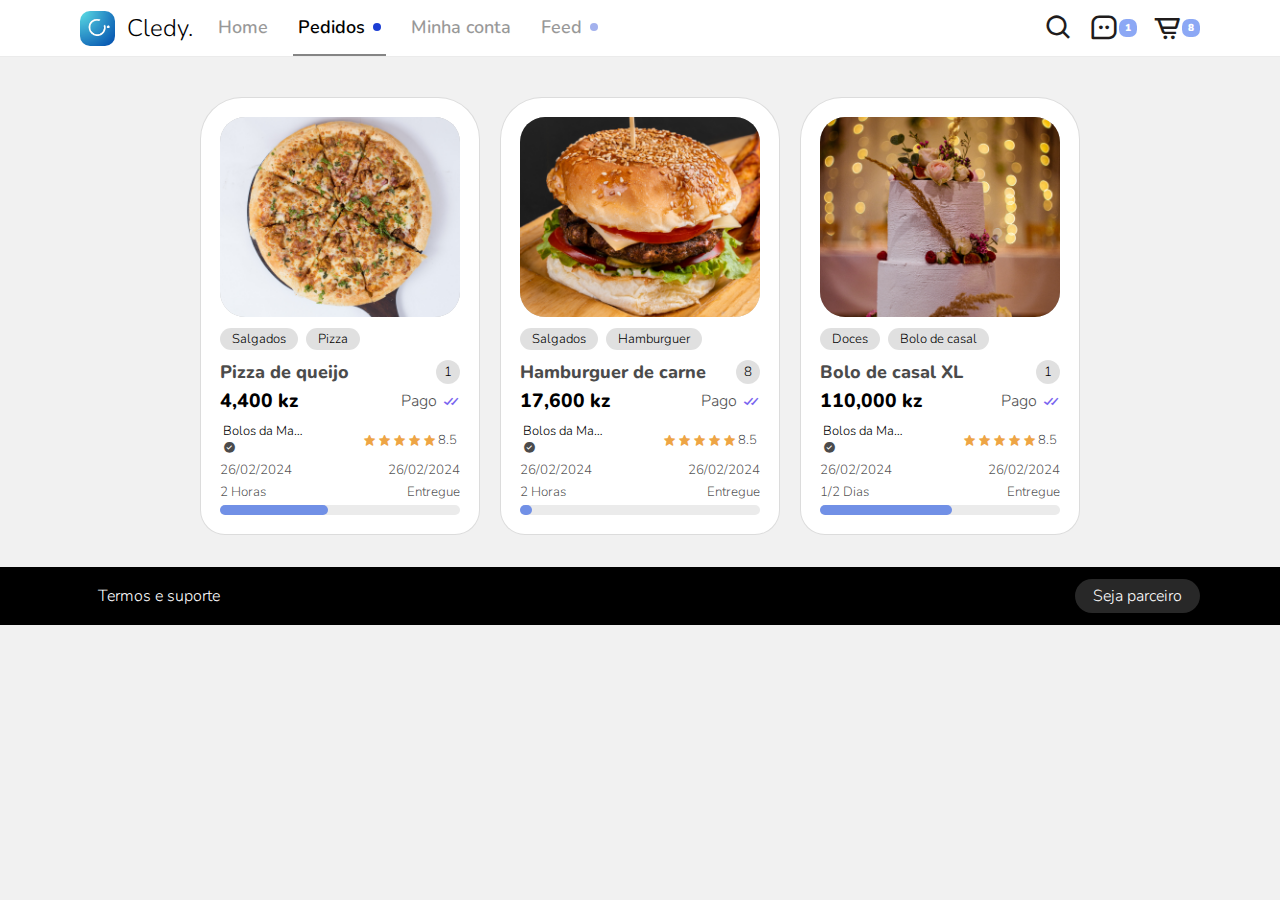
<file: cledy/html/Pedidos.html>
<!DOCTYPE html>
<html lang="pt-br">

<head>
          <meta charset="UTF-8">
          <meta name="viewport" content="width=device-width, initial-scale=1.0">
          <link rel="shortcut icon" href="../img/logo/cledy logo.jpg" type="image/x-icon">
          <link rel="stylesheet" href="../css/header.css">
          <link rel="stylesheet" href="../css/Pedidos.css">
          <link rel="stylesheet" href="../css/footer.css">
          <link rel="stylesheet" href="../css/nav-float.css">
          <link href='https://unpkg.com/boxicons@2.1.4/css/boxicons.min.css' rel='stylesheet'>
          <script src="../js/JS.JS" defer></script>
          <title>Pedidos</title>
</head>

<body>


          <div class="nav-float">

                    <nav>

                              <a href="index.htm"><i class='bx bxs-home'></i></a>
                              <a href="#"><i class='bx bx-time-five'></i></a>
                              <a href=""><i class='bx bx-user'></i></a>
                              <i class='bx bx-layout'></i>
                              <i class='bx bx-search'>

                              </i>

                    </nav>
          </div>

          <header>
                    




                    <div class="div-h1-ul">
                              <div class="div-h1-img">
                                        <img src="../img/logo/cledy logo.jpg" alt="cledy-logo"
                                                  style="border-radius: 10px;">

                                        <h1> Cledy.</h1>
                              </div>
                              <ul>

                                        <a href="index.htm">
                                                  <li class="li-home">
                                                            <span class="li-item">Home</span>
                                                  </li>
                                        </a>
                                        <a href="#">
                                                  <li class="li-pedidos">
                                                            <span class="li-item">Pedidos</span>
                                                            <div class="Pedido-process"></div>
                                                  </li>
                                        </a>

                                        <li class="li-conta">
                                                  <span class="li-item">Minha conta</span>

                                        </li>


                                        <li class="li-feed">
                                                  <span class="li-item">Feed</span>
                                                  <div class="Pedido-process"></div>
                                        </li>

                              </ul>
                    </div>

                    <div class="div-carr-notifi-usuario">
                              <div class="itens-quantidade">


                                        <div class="div-search">

                                                  <i class='bx bx-search'>

                                                  </i>
                                        </div>

                              </div>

                              <div class="itens-quantidade">



                                        <i class='bx bx-message-square-dots'></i>
                                        <span class="quantidade2Valor"></span>
                              </div>
                              <div class="itens-quantidade">

                                        <i class='bx bx-cart-alt'>

                                        </i>
                                        <span class="quantidade"></span>
                              </div>


                              <div class="usuario-i-nome">
                                        <span class="usuario"></span>
                                        <i class='bx bx-user'></i>


                              </div>

                    </div>




          </header>

          <main>

                    <div class="div-main">


                              <Section class="Section-carrossel" id="Section-carrossel">


                                        <div class="div-carrosel">

                                                  <ul class="carrossel-ul">

                                                            <li class="carroosel-itens">



                                                                      <article>
                                                                                <img src="../img/pz-1 (1).png" alt="">
                                                                                <div class="div-article-content">

                                                                                          <div
                                                                                                    class="div-categoria-catalogo">


                                                                                                    <p
                                                                                                              class="categoria">
                                                                                                              Salgados</p>
                                                                                                    <p
                                                                                                              class="categoria">
                                                                                                              Pizza</p>




                                                                                          </div>
                                                                                          <div class="div-tema-quantidade">
                                                                                                    <p class="tema">Pizza de queijo
                                                                                          
                                                                                                    </p>
                                                                                                    <span class="quantidade">1</span>

                                                                                          </div>
                                                                                          <div
                                                                                                    class="div-p-span-preco-descricao-i">
                                                                                                    <p
                                                                                                              class="preco-total">
                                                                                                              4,400 kz
                                                                                                    </p>
                                                                                                    <span
                                                                                                              class="pago-descricao">
                                                                                                              <p
                                                                                                                        class="pago">
                                                                                                                        Pago
                                                                                                              </p>
                                                                                                              <i
                                                                                                                        class='bx bx-check-double'></i>


                                                                                                    </span>
                                                                                          </div>



                                                                                          <div class="div-usuario-star">
                                                                                                    <div
                                                                                                              class="div-img-usuario-p-nome">

                                                                                                              <div
                                                                                                                        class="div-usuario-nome-i">
                                                                                                                        <p
                                                                                                                                  class="usuario-nome">
                                                                                                                                  Bolos
                                                                                                                                  da
                                                                                                                                  Madalena
                                                                                                                        </p>
                                                                                                                        <i
                                                                                                                                  class='bx bxs-check-circle'></i>
                                                                                                              </div>


                                                                                                    </div>
                                                                                                    <ul class="ul-star">
                                                                                                              <i
                                                                                                                        class='bx bxs-star'></i>
                                                                                                              <i
                                                                                                                        class='bx bxs-star'></i>
                                                                                                              <i
                                                                                                                        class='bx bxs-star'></i>
                                                                                                              <i
                                                                                                                        class='bx bxs-star'></i>
                                                                                                              <i
                                                                                                                        class='bx bxs-star'></i>
                                                                                                              <span
                                                                                                                        class="star-hanking">8.5</span>
                                                                                                    </ul>

                                                                                          </div>



                                                                                </div>
                                                                                <div class="div-datas-div-progress">
                                                                                          <div class="datas">
                                                                                                    <span
                                                                                                              class="data-inicio">26/02/2024</span>
                                                                                                    <span
                                                                                                              class="data-fim">26/02/2024</span>
                                                                                          </div>
                                                                                          <div class="div-progress">
                                                                                                    <span
                                                                                                              class="progress-inicio">2
                                                                                                              Horas</span>
                                                                                                    <span
                                                                                                              class="progress-fim">Entregue</span>
                                                                                          </div>
                                                                                          <div class="progress-bar-div">
                                                                                                    <div class="progress-bar"
                                                                                                              style="
                                                                                                              width: 45%; ">
                                                                                                    </div>
                                                                                          </div>

                                                                                </div>


                                                                      </article>
                                                            </li>
                                                            <li class="carroosel-itens">



                                                                      <article>
                                                                                <img src="../img/Design sem nome (17).png" alt="">
                                                                                <div class="div-article-content">


                                                                                          <div
                                                                                                    class="div-categoria-catalogo">


                                                                                                    <p
                                                                                                              class="categoria">
                                                                                                              Salgados</p>
                                                                                                    <p
                                                                                                              class="categoria">
                                                                                                              Hamburguer </p>




                                                                                          </div>
                                                                                          <div class="div-tema-quantidade">
                                                                                                    <p class="tema">Hamburguer de carne
                                                                                          
                                                                                                    </p>
                                                                                                    <span class="quantidade">8</span>

                                                                                          </div>
                                                                                          <div
                                                                                                    class="div-p-span-preco-descricao-i">
                                                                                                    <p
                                                                                                              class="preco-total">
                                                                                                             17,600 kz
                                                                                                    </p>
                                                                                                    <span
                                                                                                              class="pago-descricao">
                                                                                                              <p
                                                                                                                        class="pago">
                                                                                                                        Pago
                                                                                                              </p>
                                                                                                              <i
                                                                                                                        class='bx bx-check-double'></i>


                                                                                                    </span>
                                                                                          </div>



                                                                                          <div class="div-usuario-star">
                                                                                                    <div
                                                                                                              class="div-img-usuario-p-nome">

                                                                                                              <div
                                                                                                                        class="div-usuario-nome-i">
                                                                                                                        <p
                                                                                                                                  class="usuario-nome">
                                                                                                                                  Bolos
                                                                                                                                  da
                                                                                                                                  Madalena
                                                                                                                        </p>
                                                                                                                        <i
                                                                                                                        class='bx bxs-check-circle'></i>
                                                                                                                             
                                                                                                              </div>


                                                                                                    </div>
                                                                                                    <ul class="ul-star">
                                                                                                              <i
                                                                                                                        class='bx bxs-star'></i>
                                                                                                              <i
                                                                                                                        class='bx bxs-star'></i>
                                                                                                              <i
                                                                                                                        class='bx bxs-star'></i>
                                                                                                              <i
                                                                                                                        class='bx bxs-star'></i>
                                                                                                              <i
                                                                                                                        class='bx bxs-star'></i>
                                                                                                              <span
                                                                                                                        class="star-hanking">8.5</span>
                                                                                                    </ul>

                                                                                          </div>



                                                                                </div>
                                                                                <div class="div-datas-div-progress">
                                                                                          <div class="datas">
                                                                                                    <span
                                                                                                              class="data-inicio">26/02/2024</span>
                                                                                                    <span
                                                                                                              class="data-fim">26/02/2024</span>
                                                                                          </div>
                                                                                          <div class="div-progress">
                                                                                                    <span
                                                                                                              class="progress-inicio">2
                                                                                                              Horas</span>
                                                                                                    <span
                                                                                                              class="progress-fim">Entregue</span>
                                                                                          </div>
                                                                                          <div class="progress-bar-div">
                                                                                                    <div class="progress-bar"
                                                                                                    style="
                                                                                                    width: 5%; ">
                                                                                          </div>
                                                                                          

                                                                                </div>


                                                                      </article>
                                                            </li>
                                                            <li class="carroosel-itens">

                                                                      

                                                                      <article>
                                                                                <img src="../img/bc-3.png" alt="">
                                                                                <div class="div-article-content">

                                                                                          <div
                                                                                                    class="div-categoria-catalogo">


                                                                                                    <p
                                                                                                              class="categoria">
                                                                                                              Doces</p>
                                                                                                    <p
                                                                                                              class="categoria">
                                                                                                              Bolo de casal </p>




                                                                                          </div>
                                                                                          <div class="div-tema-quantidade">
                                                                                                    <p class="tema">Bolo de casal XL
                                                                                          
                                                                                                    </p>
                                                                                                    <span class="quantidade">1</span>

                                                                                          </div>
                                                                                          <div
                                                                                                    class="div-p-span-preco-descricao-i">
                                                                                                    <p
                                                                                                              class="preco-total">
                                                                                                              110,000 kz
                                                                                                    </p>
                                                                                                    <span
                                                                                                              class="pago-descricao">
                                                                                                              <p
                                                                                                                        class="pago">
                                                                                                                        Pago
                                                                                                              </p>
                                                                                                              <i
                                                                                                                        class='bx bx-check-double'></i>


                                                                                                    </span>
                                                                                          </div>



                                                                                          <div class="div-usuario-star">
                                                                                                    <div
                                                                                                              class="div-img-usuario-p-nome">

                                                                                                              <div
                                                                                                                        class="div-usuario-nome-i">
                                                                                                                        <p
                                                                                                                                  class="usuario-nome">
                                                                                                                                  Bolos
                                                                                                                                  da
                                                                                                                                  Madalena
                                                                                                                        </p>
                                                                                                                        <i
                                                                                                                                  class='bx bxs-check-circle'></i>
                                                                                                              </div>


                                                                                                    </div>
                                                                                                    <ul class="ul-star">
                                                                                                              <i
                                                                                                                        class='bx bxs-star'></i>
                                                                                                              <i
                                                                                                                        class='bx bxs-star'></i>
                                                                                                              <i
                                                                                                                        class='bx bxs-star'></i>
                                                                                                              <i
                                                                                                                        class='bx bxs-star'></i>
                                                                                                              <i
                                                                                                                        class='bx bxs-star'></i>
                                                                                                              <span
                                                                                                                        class="star-hanking">8.5</span>
                                                                                                    </ul>

                                                                                          </div>



                                                                                </div>
                                                                                <div class="div-datas-div-progress">
                                                                                          <div class="datas">
                                                                                                    <span
                                                                                                              class="data-inicio">26/02/2024</span>
                                                                                                    <span
                                                                                                              class="data-fim">26/02/2024</span>
                                                                                          </div>
                                                                                          <div class="div-progress">
                                                                                                    <span
                                                                                                              class="progress-inicio">1/2
                                                                                                              Dias</span>
                                                                                                    <span
                                                                                                              class="progress-fim">Entregue</span>
                                                                                          </div>
                                                                                          <div class="progress-bar-div">
                                                                                                    <div class="progress-bar"
                                                                                                              style="
                                                                                                              width: 55%; ">
                                                                                                    </div>
                                                                                          </div>

                                                                                </div>


                                                                      </article>
                                                            </li>

                                                  </ul>


                                        </div>
                              </Section>

                              <div class="separador"></div>

                    </div>
          </main>
          <footer>
                    <div class="div-termos">
                              <a href="">
                                        <p class="p-div-termos">
                                                  Termos e suporte
                                        </p>
                              </a>


                    </div>

                    <a href="">
                              <p class="p-div-parceiro">
                                        Seja parceiro
                              </p>
                    </a>
          </footer>
</body>

</html>
</file>
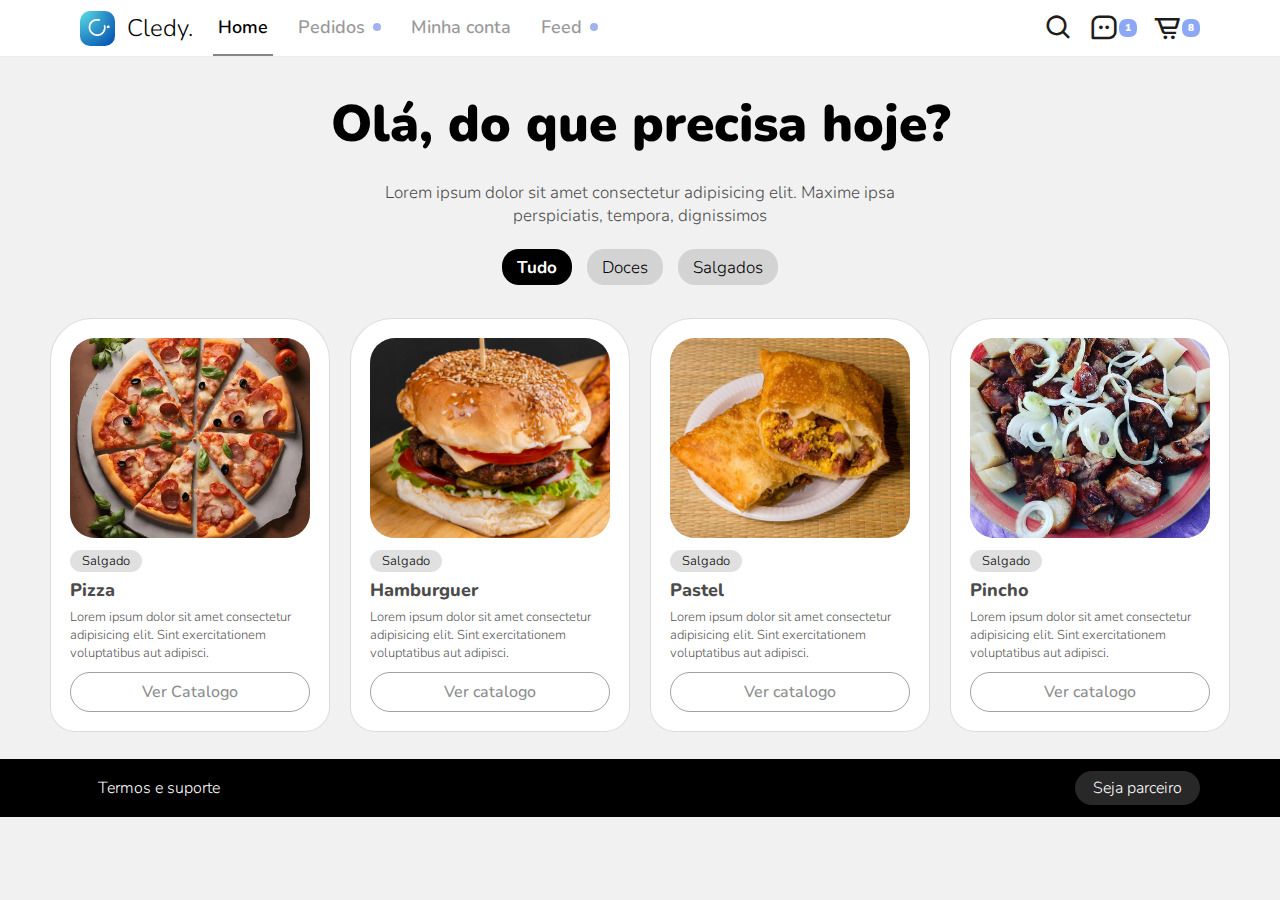
<file: cledy/html/salgadaos.html>
<!DOCTYPE html>
<html lang="pt-br">

<head>
          <meta charset="UTF-8">
          <meta name="viewport" content="width=device-width, initial-scale=1.0">
          <link rel="shortcut icon" href="../img/logo/cledy logo.jpg" type="image/x-icon">
          <link rel="stylesheet" href="../css/header.css">
          <link rel="stylesheet" href="../css/side-bar.css">
          <link rel="stylesheet" href="../css/section-main.css">
          <link rel="stylesheet" href="../css/footer.css">
          <link rel="stylesheet" href="../css/nav-float.css">
          <link href='https://unpkg.com/boxicons@2.1.4/css/boxicons.min.css' rel='stylesheet'>
          <script src="../js/JS.JS" defer></script>
          <title>Cledy. | Salgados</title>
</head>

<body>
          <div class="nav-float">
                    <nav>

                              <a href="#"><i class='bx bxs-home'></i></a>
                              <i class='bx bx-time-five'></i>
                              <i class='bx bx-user'></i>

                              <i class='bx bx-layout'></i>
                              <i class='bx bx-search'>

                              </i>

                    </nav>
          </div>

          <header>


                    <div class="div-h1-ul">
                              <div class="div-h1-img">
                                        <img src="../img/logo/cledy logo.jpg" alt="cledy-logo"
                                                  style="border-radius: 10px;">

                                        <h1> Cledy.</h1>
                              </div>
                              <ul>
                                        <a href="index.htm">
                                                  <li class="li-home">
                                                            <span class="li-item">Home</span>
                                                  </li>
                                        </a>
                                        <li class="li-pedidos">
                                                  <span class="li-item">Pedidos</span>
                                                  <div class="Pedido-process"></div>
                                        </li>

                                        <li class="li-conta">
                                                  <span class="li-item">Minha conta</span>

                                        </li>


                                        <li class="li-feed">
                                                  <span class="li-item">Feed</span>
                                                  <div class="Pedido-process"></div>
                                        </li>

                              </ul>
                    </div>

                    <div class="div-carr-notifi-usuario">
                              <div class="itens-quantidade">


                                        <div class="div-search">

                                                  <i class='bx bx-search'>

                                                  </i>
                                        </div>

                              </div>

                              <div class="itens-quantidade">



                                        <i class='bx bx-message-square-dots'></i>
                                        <span class="quantidade2Valor"></span>
                              </div>
                              <div class="itens-quantidade">

                                        <i class='bx bx-cart-alt'>

                                        </i>
                                        <span class="quantidade"></span>
                              </div>

                         

                              <div class="usuario-i-nome">
                                        <span class="usuario"></span>
                                        <i class='bx bx-user'></i>

                                        </i>
                              </div>

                    </div>




          </header>

          <main>
                    <div class="div-main">


                              <section class="section-main">
                                        <h2 class="pergunta">...</h2>

                                        <p class="p-descricao" id="Section-carrossel">Lorem ipsum dolor sit amet consectetur adipisicing elit.
                                                  Maxime ipsa perspiciatis, tempora, dignissimos
                                        </p>

                                        <ul class="ul-categoria" id="Section-carrossel">


                                                  <a href="#">
                                                            <li class="categoria-li-doce">Tudo</li>
                                                  </a>
                                                  <a href="index.htm">
                                                            <li class="categoria-li">Doces</li>
                                                  </a>
                                                  <a href="#Section-carrossel">
                                                            <li class="categoria-li">Salgados</li>
                                                  </a>


                                        </ul>


                              </section>

                              <!--carrossel salgado-->

                              <Section class="Section-carrossel" >

                                        <div class="div-carrosel">
                                                 
                                                  <ul class="carrossel-ul">
                                                            <li class="carroosel-itens">
                                                                      <article>
                                                                                <img src="../img/logo/r0ockieu.bmp"
                                                                                          alt="">
                                                                                <div class="div-article-content">
                                                                                          <p class="categoria">Salgado
                                                                                          </p>
                                                                                          <p class="tema">Pizza
                                                                                          </p>
                                                                                          <p class="descricao">Lorem
                                                                                                    ipsum dolor sit amet
                                                                                                    consectetur
                                                                                                    adipisicing elit.
                                                                                                    Sint exercitationem
                                                                                                    voluptatibus aut
                                                                                                    adipisci.</p>

                                                                                </div>
                                                                                <a href="categoria-sg.html"><button>Ver
                                                                                                    Catalogo</button></a>
                                                                      </article>
                                                            </li>
                                                            <li class="carroosel-itens">
                                                                      <article>
                                                                                <img src="../img/Design sem nome (17).png"
                                                                                          alt="">
                                                                                <div class="div-article-content">
                                                                                          <p class="categoria">Salgado
                                                                                          </p>
                                                                                          <p class="tema">Hamburguer
                                                                                          </p>
                                                                                          <p class="descricao">Lorem
                                                                                                    ipsum dolor sit amet
                                                                                                    consectetur
                                                                                                    adipisicing elit.
                                                                                                    Sint exercitationem
                                                                                                    voluptatibus aut
                                                                                                    adipisci.</p>

                                                                                </div>
                                                                                <a href=""><button>Ver
                                                                                                    catalogo</button></a>

                                                                      </article>
                                                            </li>
                                                            <li class="carroosel-itens">
                                                                      <article>
                                                                                <img src="../img/qp61nna3.bmp"
                                                                                          alt="">
                                                                                <div class="div-article-content">
                                                                                          <p class="categoria">Salgado
                                                                                          </p>
                                                                                          <p class="tema">Pastel
                                                                                          </p>
                                                                                          <p class="descricao">Lorem
                                                                                                    ipsum dolor sit amet
                                                                                                    consectetur
                                                                                                    adipisicing elit.
                                                                                                    Sint exercitationem
                                                                                                    voluptatibus aut
                                                                                                    adipisci.</p>

                                                                                </div>
                                                                                <a href=""><button>Ver
                                                                                                    catalogo</button></a>

                                                                      </article>
                                                            </li>
                                                            <li class="carroosel-itens">
                                                                      <article>
                                                                                <img src="../img/Screenshot 2024-02-19 at 21-12-34 3F6F8D8E-F8B7-417A-B11C-FD0B87BC5243.jpeg (imagem JPEG 768 × 960 pixeis).png"
                                                                                          alt="">
                                                                                <div class="div-article-content">
                                                                                          <p class="categoria">Salgado
                                                                                          </p>
                                                                                          <p class="tema">Pincho
                                                                                          </p>
                                                                                          <p class="descricao">Lorem
                                                                                                    ipsum dolor sit amet
                                                                                                    consectetur
                                                                                                    adipisicing elit.
                                                                                                    Sint exercitationem
                                                                                                    voluptatibus aut
                                                                                                    adipisci.</p>

                                                                                </div>
                                                                                <a href=""><button>Ver
                                                                                                    catalogo</button></a>

                                                                      </article>
                                                            </li>
                                                            

                                                  </ul>
                                             
                                        </div>
                              </Section>
                    </div>
                    <div class="separador"></div>

          </main>

          <footer>
                    <div class="div-termos">
                              <a href="">
                                        <p class="p-div-termos">
                                                  Termos e suporte
                                        </p>
                              </a>


                    </div>

                    <a href="">
                              <p class="p-div-parceiro">
                                        Seja parceiro
                              </p>
                    </a>
          </footer>
</body>

</html>
</file>
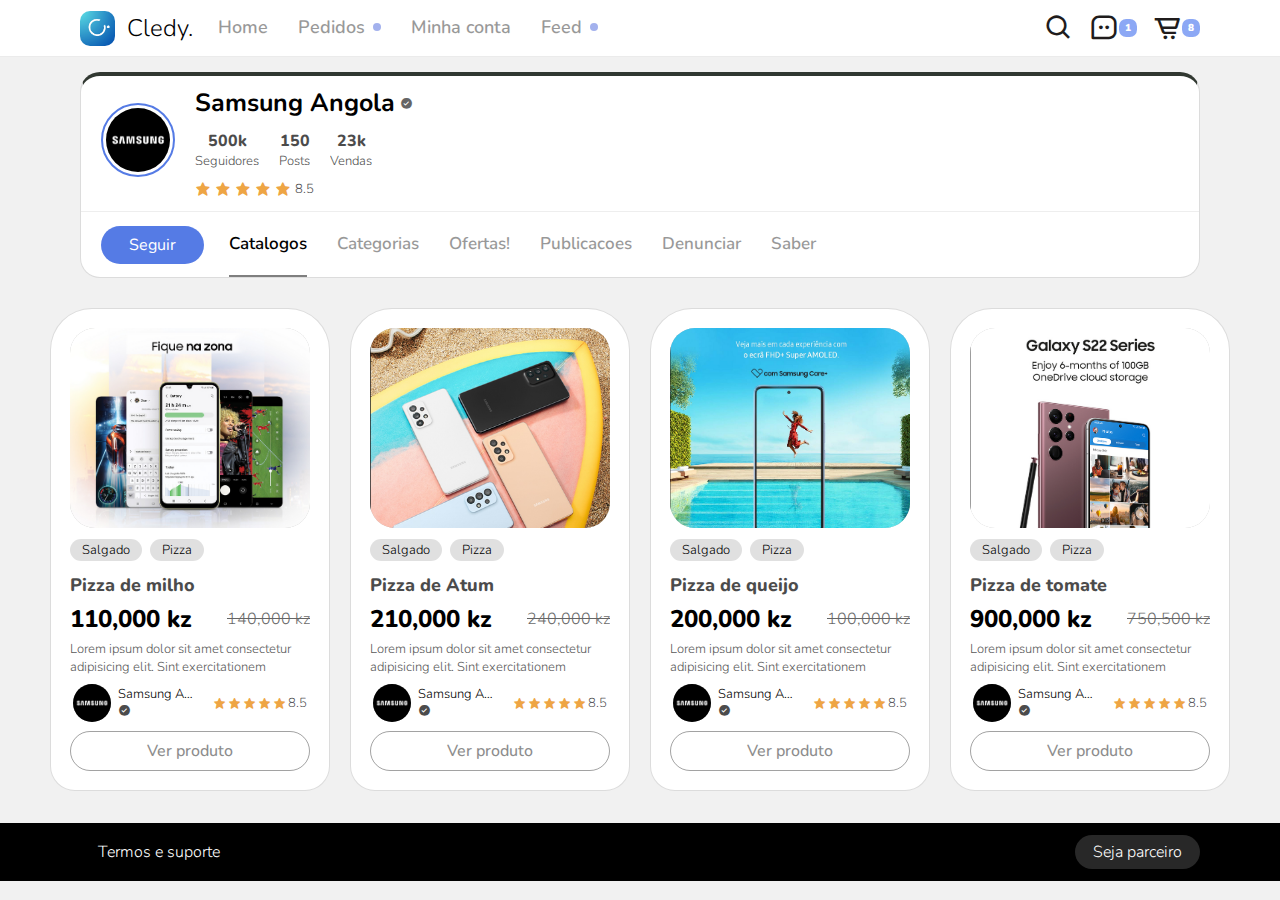
<file: cledy/html/Samsung Angola-perfil-comercial.html>
<!DOCTYPE html>
<html lang="pt-br">

<head>
          <meta charset="UTF-8">

          <meta name="viewport" content="width=device-width, initial-scale=1.0">
          <link rel="shortcut icon" href="../img/logo/cledy logo.jpg" type="image/x-icon">
          <link rel="stylesheet" href="../css/header.css">
          <link rel="stylesheet" href="../css/side-bar.css">
          <link rel="stylesheet" href="../css/conta-prc-qualquer.css">
          <link rel="stylesheet" href="../css/footer.css">
          <link rel="stylesheet" href="../css/nav-float.css">
          <link href='https://unpkg.com/boxicons@2.1.4/css/boxicons.min.css' rel='stylesheet'>
          <script src="../js/JS.JS" defer></script>
          <title>Cledy | Perfil Parceiro</title>
</head>

<body>

          <div class="nav-float">

                    <nav>

                              <a href="index.htm"><i class='bx bxs-home'></i></a>
                              <a href="Pedidos.html"><i class='bx bx-time-five'></i></a>
                              <i class='bx bx-user'></i>
                              <i class='bx bx-layout'></i>
                              <i class='bx bx-search'>

                              </i>

                    </nav>
          </div>

          <header>





                    <div class="div-h1-ul">
                              <div class="div-h1-img">
                                        <img src="../img/logo/cledy logo.jpg" alt="cledy-logo"
                                                  style="border-radius: 10px;">

                                        <h1> Cledy.</h1>
                              </div>
                              <ul>
                                        <a href="index.htm">
                                                  <li class="li-home">
                                                            <span class="li-item">Home</span>
                                                  </li>
                                        </a>
                                        <a href="Pedidos.html">
                                                  <li class="li-pedidos">
                                                            <span class="li-item">Pedidos</span>
                                                            <div class="Pedido-process"></div>
                                                  </li>
                                        </a>

                                        <li class="li-conta">
                                                  <span class="li-item">Minha conta</span>

                                        </li>


                                        <li class="li-feed">
                                                  <span class="li-item">Feed</span>
                                                  <div class="Pedido-process"></div>
                                        </li>

                              </ul>
                    </div>

                    <div class="div-carr-notifi-usuario">
                              <div class="itens-quantidade">


                                        <div class="div-search">

                                                  <i class='bx bx-search'>

                                                  </i>
                                        </div>

                              </div>
                              <div class="itens-quantidade">



                                        <i class='bx bx-message-square-dots'></i>
                                        <span class="quantidade2Valor"></span>
                              </div>
                              <div class="itens-quantidade">

                                        <i class='bx bx-cart-alt'>

                                        </i>
                                        <span class="quantidade"></span>
                              </div>


                              <div class="usuario-i-nome">
                                        <span class="usuario"></span>
                                        <i class='bx bx-user'></i>


                              </div>

                    </div>




          </header>
          <main>

                    <div class="div-main">



                              <section class="section-capa">


                                        <article class="article-capa">

                                                  <div class="div-usuario-capa">
                                                            <div class="div-img-usuario-capa"><img
                                                                                src="../img/logo/samsung.png"
                                                                                alt="usuario-capa-img"
                                                                                class="usuario-capa-img"></div>
                                                            <div class="div-usuario-content-capa">
                                                                      <div class="div-img-usuario-content-nome-i">
                                                                                <p class="usuario-content-capa-nome">
                                                                                          Samsung Angola
                                                                                </p>
                                                                                <i class='bx bxs-check-circle'></i>
                                                                      </div>
                                                                      <div class=" div-seguidores-post">
                                                                                <div
                                                                                          class="div-content-seguidores-post">
                                                                                          <p
                                                                                                    class="usuario-content-capa-seguidores">
                                                                                                    500k</p>
                                                                                          <span
                                                                                                    class="seguidores-texto">
                                                                                                    Seguidores
                                                                                          </span>
                                                                                </div>

                                                                                <div
                                                                                          class="div-content-seguidores-post">
                                                                                          <p
                                                                                                    class="usuario-content-capa-post">
                                                                                                    150
                                                                                          </p>
                                                                                          <span class="post-texto">
                                                                                                    Posts
                                                                                          </span>
                                                                                </div>

                                                                                <div
                                                                                          class="div-content-seguidores-post">
                                                                                          <p
                                                                                                    class="usuario-content-capa-post">
                                                                                                    23k
                                                                                          </p>
                                                                                          <span class="post-texto">
                                                                                                    Vendas
                                                                                          </span>
                                                                                </div>
                                                                      </div>
                                                                      <ul class="ul-ranking">
                                                                                <i class='bx bxs-star'></i>
                                                                                <i class='bx bxs-star'></i>
                                                                                <i class='bx bxs-star'></i>
                                                                                <i class='bx bxs-star'></i>
                                                                                <i class='bx bxs-star'></i>
                                                                                <span class="star-hanking">8.5</span>
                                                                      </ul>
                                                            </div>
                                                  </div>
                                                  <div class="div-seguir-nav-bar-inferior" id="Section-carrossel">
                                                            <button>Seguir</button>
                                                            <div class="nav-bar-inferior">
                                                                      <a href="#Section-carrossel"><span
                                                                                          class="nav-bar-inferior-itens-artigo">Catalogos</span></a>
                                                                      <span
                                                                                class="nav-bar-inferior-itens">Categorias</span>
                                                                      <span
                                                                                class="nav-bar-inferior-itens">Ofertas!</span>
                                                                      <span
                                                                                class="nav-bar-inferior-itens">Publicacoes</span>
                                                                      <span
                                                                                class="nav-bar-inferior-itens">Denunciar</span>
                                                                      <span class="nav-bar-inferior-itens">Saber</span>
                                                            </div>
                                                  </div>
                                        </article>








                              </section>

                              <Section class="Section-carrossel">


                                        <div class="div-carrosel">

                                                  <ul class="carrossel-ul">

                                                            <li class="carroosel-itens">

                                                                      <article>
                                                                                <img src="../img/a25.png" alt="">
                                                                                <div class="div-article-content">
                                                                                          <div
                                                                                                    class="div-categoria-catalogo">


                                                                                                    <p
                                                                                                              class="categoria">
                                                                                                              Salgado
                                                                                                    </p>
                                                                                                    <p
                                                                                                              class="categoria">
                                                                                                              Pizza</p>




                                                                                          </div>
                                                                                          <p class="tema"> Pizza de
                                                                                                    milho
                                                                                          </p>
                                                                                          <div
                                                                                                    class="div-p-span-precos">
                                                                                                    <p
                                                                                                              class="preco-novo">
                                                                                                              110,000 kz
                                                                                                    </p>
                                                                                                    <span
                                                                                                              class="preco-antigo"><del>140,000
                                                                                                                        kz</del>
                                                                                                    </span>
                                                                                          </div>

                                                                                          <p class="descricao">Lorem
                                                                                                    ipsum dolor sit amet
                                                                                                    consectetur
                                                                                                    adipisicing elit.
                                                                                                    Sint exercitationem
                                                                                          </p>

                                                                                          <div class="div-usuario-star">
                                                                                                    <div
                                                                                                              class="div-img-usuario-p-nome">
                                                                                                              <a
                                                                                                                        href="#">
                                                                                                                        <img src="../img/logo/samsung.png"
                                                                                                                                  alt="usuario"
                                                                                                                                  class="usuario">
                                                                                                              </a>
                                                                                                              <div
                                                                                                                        class="div-usuario-nome-i">
                                                                                                                        <p
                                                                                                                                  class="usuario-nome">


                                                                                                                                  Samsung
                                                                                                                                  Angola
                                                                                                                        </p>
                                                                                                                        <i
                                                                                                                                  class='bx bxs-check-circle'></i>
                                                                                                              </div>


                                                                                                    </div>
                                                                                                    <ul class="ul-star">
                                                                                                              <i
                                                                                                                        class='bx bxs-star'></i>
                                                                                                              <i
                                                                                                                        class='bx bxs-star'></i>
                                                                                                              <i
                                                                                                                        class='bx bxs-star'></i>
                                                                                                              <i
                                                                                                                        class='bx bxs-star'></i>
                                                                                                              <i
                                                                                                                        class='bx bxs-star'></i>
                                                                                                              <span
                                                                                                                        class="star-hanking">8.5</span>
                                                                                                    </ul>

                                                                                          </div>



                                                                                </div>

                                                                                <a href="" type="submit"><button>Ver
                                                                                                    produto</button></a>


                                                                      </article>
                                                            </li>
                                                            <li class="carroosel-itens">

                                                                      <article>
                                                                                <img src="../img/a21.png" alt="">
                                                                                <div class="div-article-content">
                                                                                          <div
                                                                                                    class="div-categoria-catalogo">


                                                                                                    <p
                                                                                                              class="categoria">
                                                                                                              Salgado
                                                                                                    </p>
                                                                                                    <p
                                                                                                              class="categoria">
                                                                                                              Pizza</p>




                                                                                          </div>
                                                                                          <p class="tema">Pizza de Atum
                                                                                          </p>
                                                                                          <div
                                                                                                    class="div-p-span-precos">
                                                                                                    <p
                                                                                                              class="preco-novo">
                                                                                                              210,000 kz
                                                                                                    </p>
                                                                                                    <span
                                                                                                              class="preco-antigo"><del>240,000
                                                                                                                        kz</del>
                                                                                                    </span>
                                                                                          </div>

                                                                                          <p class="descricao">Lorem
                                                                                                    ipsum dolor sit amet
                                                                                                    consectetur
                                                                                                    adipisicing elit.
                                                                                                    Sint exercitationem
                                                                                          </p>

                                                                                          <div class="div-usuario-star">
                                                                                                    <div
                                                                                                              class="div-img-usuario-p-nome">
                                                                                                              <a
                                                                                                                        href="#">
                                                                                                                        <img src="../img/logo/samsung.png"
                                                                                                                                  alt="usuario"
                                                                                                                                  class="usuario">
                                                                                                              </a>

                                                                                                              <div
                                                                                                                        class="div-usuario-nome-i">
                                                                                                                        <p
                                                                                                                                  class="usuario-nome">
                                                                                                                                 

                                                                                                                                  Samsung
                                                                                                                                  Angola
                                                                                                                        </p>
                                                                                                                        <i
                                                                                                                                  class='bx bxs-check-circle'></i>
                                                                                                              </div>
                                                                                                    </div>
                                                                                                    <ul class="ul-star">
                                                                                                              <i
                                                                                                                        class='bx bxs-star'></i>
                                                                                                              <i
                                                                                                                        class='bx bxs-star'></i>
                                                                                                              <i
                                                                                                                        class='bx bxs-star'></i>
                                                                                                              <i
                                                                                                                        class='bx bxs-star'></i>
                                                                                                              <i
                                                                                                                        class='bx bxs-star'></i>
                                                                                                              <span
                                                                                                                        class="star-hanking">8.5</span>
                                                                                                    </ul>

                                                                                          </div>



                                                                                </div>

                                                                                <a href="" type="submit"><button>Ver
                                                                                                    produto</button></a>


                                                                      </article>
                                                            </li>
                                                            <li class="carroosel-itens">
                                                                      <article>
                                                                                <img src="../img/a53.png" alt="">
                                                                                <div class="div-article-content">
                                                                                          <div
                                                                                                    class="div-categoria-catalogo">


                                                                                                    <p
                                                                                                              class="categoria">
                                                                                                              Salgado
                                                                                                    </p>
                                                                                                    <p
                                                                                                              class="categoria">
                                                                                                              Pizza</p>




                                                                                          </div>
                                                                                          <p class="tema">Pizza de
                                                                                                    queijo
                                                                                          </p>
                                                                                          <div
                                                                                                    class="div-p-span-precos">
                                                                                                    <p
                                                                                                              class="preco-novo">
                                                                                                              200,000 kz
                                                                                                    </p>
                                                                                                    <span
                                                                                                              class="preco-antigo"><del>100,000
                                                                                                                        kz</del>
                                                                                                    </span>
                                                                                          </div>

                                                                                          <p class="descricao">Lorem
                                                                                                    ipsum dolor sit amet
                                                                                                    consectetur
                                                                                                    adipisicing elit.
                                                                                                    Sint exercitationem
                                                                                          </p>

                                                                                          <div class="div-usuario-star">
                                                                                                    <div
                                                                                                              class="div-img-usuario-p-nome">
                                                                                                              <a
                                                                                                                        href="#">
                                                                                                                        <img src="../img/logo/samsung.png"
                                                                                                                                  alt="usuario"
                                                                                                                                  class="usuario">
                                                                                                              </a>

                                                                                                              <div
                                                                                                                        class="div-usuario-nome-i">
                                                                                                                        <p
                                                                                                                                  class="usuario-nome">
                                                                                                                                  
                                                                                                                                  Samsung
                                                                                                                                  Angola
                                                                                                                        </p>
                                                                                                                        <i
                                                                                                                                  class='bx bxs-check-circle'></i>
                                                                                                              </div>
                                                                                                    </div>
                                                                                                    <ul class="ul-star">
                                                                                                              <i
                                                                                                                        class='bx bxs-star'></i>
                                                                                                              <i
                                                                                                                        class='bx bxs-star'></i>
                                                                                                              <i
                                                                                                                        class='bx bxs-star'></i>
                                                                                                              <i
                                                                                                                        class='bx bxs-star'></i>
                                                                                                              <i
                                                                                                                        class='bx bxs-star'></i>
                                                                                                              <span
                                                                                                                        class="star-hanking">8.5</span>
                                                                                                    </ul>

                                                                                          </div>



                                                                                </div>

                                                                                <a href="" type="submit"><button>Ver
                                                                                                    produto</button></a>


                                                                      </article>
                                                            </li>
                                                            <li class="carroosel-itens">
                                                                      <article>
                                                                                <img src="../img/s22.png" alt="">
                                                                                <div class="div-article-content">
                                                                                          <div
                                                                                                    class="div-categoria-catalogo">


                                                                                                    <p
                                                                                                              class="categoria">
                                                                                                              Salgado
                                                                                                    </p>
                                                                                                    <p
                                                                                                              class="categoria">
                                                                                                              Pizza</p>




                                                                                          </div>
                                                                                          <p class="tema">Pizza de
                                                                                                    tomate
                                                                                          </p>
                                                                                          <div
                                                                                                    class="div-p-span-precos">
                                                                                                    <p
                                                                                                              class="preco-novo">
                                                                                                              900,000 kz
                                                                                                    </p>
                                                                                                    <span
                                                                                                              class="preco-antigo"><del>750,500
                                                                                                                        kz</del>
                                                                                                    </span>
                                                                                          </div>

                                                                                          <p class="descricao">Lorem
                                                                                                    ipsum dolor sit amet
                                                                                                    consectetur
                                                                                                    adipisicing elit.
                                                                                                    Sint exercitationem
                                                                                          </p>

                                                                                          <div class="div-usuario-star">
                                                                                                    <div
                                                                                                              class="div-img-usuario-p-nome">
                                                                                                              <a
                                                                                                                        href="#">
                                                                                                                        <img src="../img/logo/samsung.png"
                                                                                                                                  alt="usuario"
                                                                                                                                  class="usuario">
                                                                                                              </a>

                                                                                                              <div
                                                                                                                        class="div-usuario-nome-i">
                                                                                                                        <p
                                                                                                                                  class="usuario-nome">
                                                                                                                                
                                                                                                                                  Samsung
                                                                                                                                  Angola
                                                                                                                        </p>
                                                                                                                        <i
                                                                                                                                  class='bx bxs-check-circle'></i>
                                                                                                              </div>
                                                                                                    </div>
                                                                                                    <ul class="ul-star">
                                                                                                              <i
                                                                                                                        class='bx bxs-star'></i>
                                                                                                              <i
                                                                                                                        class='bx bxs-star'></i>
                                                                                                              <i
                                                                                                                        class='bx bxs-star'></i>
                                                                                                              <i
                                                                                                                        class='bx bxs-star'></i>
                                                                                                              <i
                                                                                                                        class='bx bxs-star'></i>
                                                                                                              <span
                                                                                                                        class="star-hanking">8.5</span>
                                                                                                    </ul>

                                                                                          </div>



                                                                                </div>

                                                                                <a href="" type="submit"><button>Ver
                                                                                                    produto</button></a>


                                                                      </article>
                                                            </li>



                                                          


                                                  </ul>


                                        </div>
                              </Section>
                              <!--carrossel salgado-->
                              <div class="separador"></div>

                    </div>

          </main>
          <footer>
                    <div class="div-termos">
                              <a href="">
                                        <p class="p-div-termos">
                                                  Termos e suporte
                                        </p>
                              </a>


                    </div>

                    <a href="">
                              <p class="p-div-parceiro">
                                        Seja parceiro
                              </p>
                    </a>
          </footer>
</body>

</html>
</file>
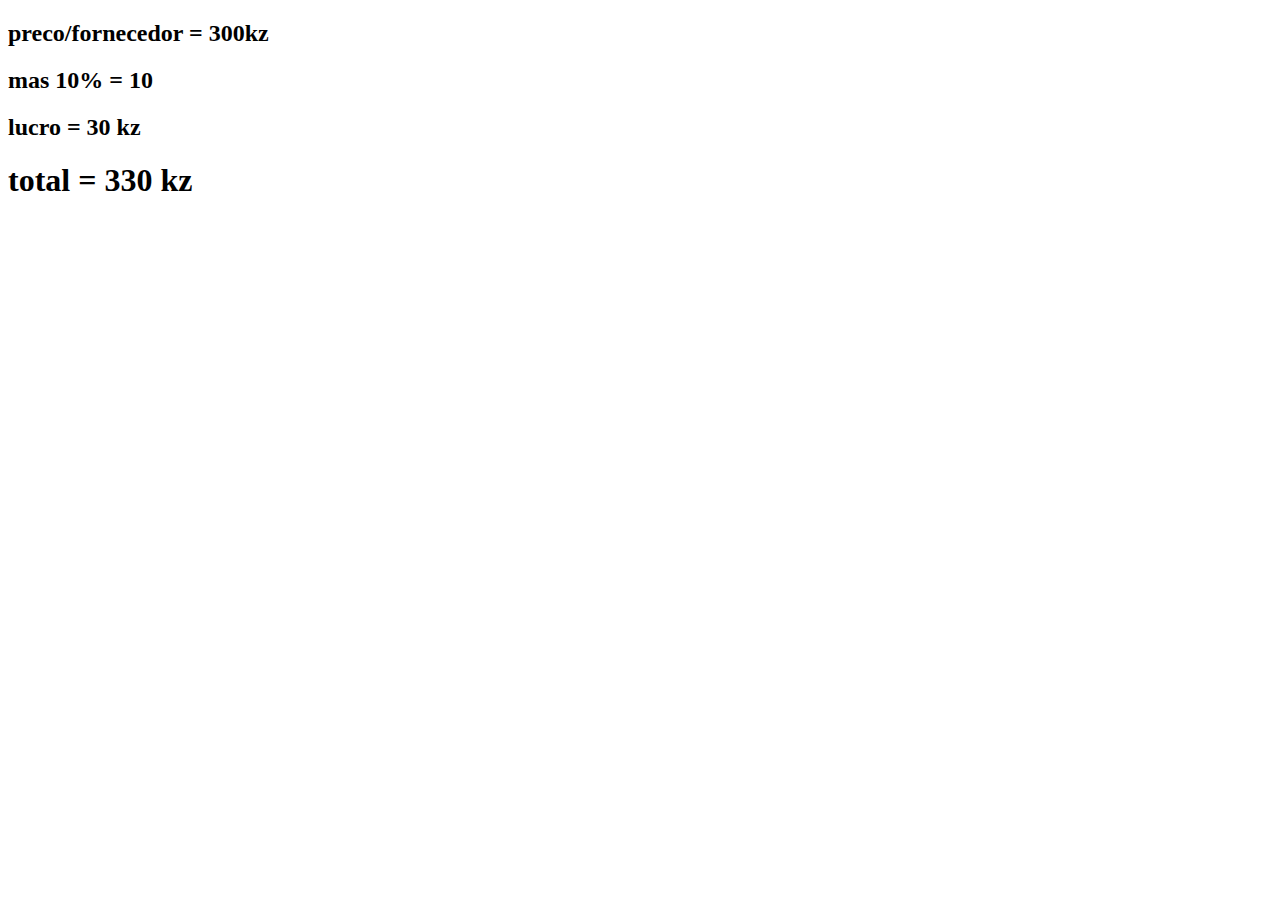
<file: cledy/html/text.htm>
<!DOCTYPE html>
<html lang="en">

<head>
          <meta charset="UTF-8">
          <meta name="viewport" content="width=h1, initial-scale=1.0">
          <title>Document</title>
          <script src="../js/jsa.js" defer></script>
</head>

<body>
          <h2> preco/fornecedor = <span class="precoVariavel">...</span>kz</h2>
                    <h2> mas 10% = <span class="desPr">...</span></h2>

                    <h2> lucro = <span class="lucro">...</span> kz</h2>
                              <h1> total = <span class="precoTotal">...</span> kz</h1>



</body>

</html>
</file>
<file: cledy/css/header.css>
@import url('https://fonts.googleapis.com/css2?family=Fredoka:wdth,wght@96.5,500&display=swap');

@import url('https://fonts.googleapis.com/css2?family=Fredoka:wght@300&family=Nunito:ital,wght@0,200..1000;1,50..1000&display=swap');

* {
       padding: 0;
       margin: 0;
       box-sizing: border-box;
       font-family: "Nunito", sans-serif;
       font-weight: 300;
       scroll-behavior: smooth;

}

body {
       background-size: cover;
       background-color: #f1f1f1;
       background-image: linear-gradient(to bottom, rgba(241, 241, 241), rgb(241, 241, 241)), url(../img/);
}

header {
       display: flex;
       justify-content: space-between;
       align-items: center;
       padding: 0 80px;
       background-color: rgb(255, 255, 255);
       backdrop-filter: blur(8px);
       gap: 15px;
       position: sticky;
       top: 0;
       z-index: 10;
       border-bottom: 1px solid rgba(0, 0, 0, 0.08);
}

header .div-h1-ul {
       gap: 20px;
       display: flex;
       justify-content: center;
       align-items: center;




}

header .div-h1-ul .div-h1-img {
       gap: 12px;
       display: flex;
       justify-content: center;
       align-items: center;




}

header .div-h1-ul .div-h1-img h1 {
       font-size: 24px;
user-select: none;



}

header .div-h1-ul .div-h1-img img {

       width: 35px;
       user-select: none;



}

header .div-h1-ul ul {

       display: flex;



       gap: 20px;
       list-style: none;



}

header .div-h1-ul ul a {

       text-decoration: none;
       color: unset;



}

header .div-h1-ul ul li {

       border-bottom:2px solid transparent ;
       cursor: pointer;
       gap: 8px;
       display: flex;
       justify-content: center;
       align-items: center;
       padding: 15.22px 5px;
       font-size: 18px;
}




header .div-h1-ul ul  .li-home,
.li-pedidos,
.li-conta,
.li-feed
 {

       opacity: 0.4;




}








header .div-h1-ul ul li span {
       font-weight: 600;
}



header .div-h1-ul ul li .Pedido-process {
       width: 8px;
       height: 8px;
       background-color: rgb(28, 62, 212);
       border-radius: 50%;

}



.div-carr-notifi-usuario {
       gap: 15px;
       display: flex;
       flex-direction: row;
       justify-content: center;
       align-items: center;

       color: rgb(32, 28, 28);
}

.div-carr-notifi-usuario .itens-quantidade,
.usuario-i-nome {
       display: flex;
       flex-direction: row;
       justify-content: center;
       align-items: center;
       cursor: pointer;


}


.div-carr-notifi-usuario .itens-quantidade i:hover {

       opacity: 1;

}


.div-carr-notifi-usuario .usuario-i-nome {
       display: none;

}


.div-carr-notifi-usuario .itens-quantidade i,
.usuario-i-nome i {
       font-size: 30px;



}


.div-carr-notifi-usuario .itens-quantidade span {
       background-color: rgba(50, 100, 238, 0.562);
       border-radius: 40%;
       padding: 2px 6px;
       color: rgb(255, 255, 255);
       font-size: 10px;
       font-weight: bolder;
       font-weight: 900;
}



.div-carr-notifi-usuario .itens-quantidade .div-search {

       display: flex;

}

@media (max-width:890px) {
       header {

              padding: 10px 80px;

       }
       .div-carr-notifi-usuario .itens-quantidade .div-search {

              display: none;

       }


}

@media (max-width:600px) {


       header {
              border-radius: 0 0 10px 10px;
              background-color: rgb(255, 255, 255);

              border-bottom: 1px solid rgba(0, 0, 0, 0.089);


       }


       header {


              padding: 11px 15px;




       }
}


@media (max-width:890px) {

       header .div-h1-ul ul {

              display: none;





       }
}

@media (max-width:1090px) {

       header {


              padding: 11px unset;




       }





       header .div-h1-ul ul {

              display: non;





       }

}
</file>
<file: cledy/css/side-bar.css>
.div-main {

       background-color: transparent;


}

.div-main .side-bar {
       padding: 10px 80px;
       display: flex;
       justify-content: space-between;
       background-color: white;
       gap: 20px;
       position: sticky;
       top: 0;
       z-index: 10;

}

.div-main .side-bar ul {
       display: flex;

       gap: 20px;
       list-style: none;

}


.div-main .side-bar ul li {
       border: 1px solid rgb(255, 255, 255);
       border-radius: 20px;
       cursor: pointer;
       gap: 8px;
       display: flex;
       justify-content: center;
       align-items: center;

       font-size: 18px;
       opacity: 0.4;
}


.div-main .side-bar ul li:hover {
       opacity: 1;
}



.div-main .side-bar ul li span {
       font-weight: 600;


}


.div-main .side-bar ul li i {

       font-size: 22px;

}

.div-main .side-bar ul li .Pedido-process {
       width: 8px;
       height: 8px;
       background-color: rgba(1, 22, 116, 0.603);
       border-radius: 50%;


}

.div-main .side-bar .seguindo {
       background-color: rgba(0, 0, 0, 0.192);
       padding: 5px 18px;
       border-radius: 20px;
       color: rgb(0, 0, 0);
       font-weight: 800;





}

/* section main*/



.div-main .side-bar .seguindo {
       background-color: rgba(0, 0, 0, 0.192);
       padding: 5px 18px;
       border-radius: 20px;
       color: rgb(0, 0, 0);
       font-weight: 800;





}
</file>
<file: cledy/css/section-main.css>
/* section main*/


.section-main {
  padding-top: 32px;

  font-size: 60px;
  font-weight: 950;
  text-align: center;

}

header .div-h1-ul ul .li-home {

  opacity: unset;
  
       
     border-bottom:2px solid rgba(0, 0, 0, 0.48) ;
         
  }

.separador {

  height: 12px;
}


.section-main h2 {
  margin: 0 15px;
  font-size: max(40px, 4vw);
  font-weight: 950;
  text-align: center;




}

.section-main .p-descricao {
  padding: 0 20px;
  opacity: 0.7;
  font-size: 17px;
  text-align: center;
  margin: 22px auto;
  max-width: 620px;
  width: 100%;


}


.section-main .ul-categoria {
  padding-bottom: 33px;
  display: flex;
  justify-content: center;
  align-items: center;
  gap: 15px;

}


.section-main .ul-categoria a {
  text-decoration: none;
  color: black;



}

.section-main .ul-categoria li {
  border-radius: 17px;
  list-style: none;
  font-size: 17px;
  background: rgba(0, 0, 0, 0.123);
  padding: 6.5px 15px;
  cursor: pointer;



}

.section-main .ul-categoria li:hover {
  background-color: rgba(0, 0, 0, 0.164);


}

.section-main .ul-categoria .categoria-li-doce {
  background-color: black;
  color: white;
  font-weight: bold;


}

.section-main .ul-categoria .categoria-li-doce:hover {
  background-color: black;



}

/*Section-carrossel */


.Section-carrossel .div-carrosel {




  display: flex;
  justify-content: flex-start;
  align-items: center;

}


.Section-carrossel .div-carrosel .div-i-right i,
.div-i-left i {

  padding: 6px;
  color: rgba(0, 0, 0, 0.521);
  font-size: 30px;
  position: absolute;
  box-shadow: 0 0 8px 5px rgba(0, 0, 0, 0.096);
  top: 260px;
  right: 20px;
  border-radius: 50%;
  background-color: rgba(255, 255, 255, 0.877);
  cursor: pointer;
}

.Section-carrossel .div-carrosel .div-i-left i {


  left: 20px;
  right: unset;
}




.Section-carrossel .div-carrosel .carrossel-ul {
 
  transition:  0.3s ease-in;
  padding-bottom: 15px;
  padding-left: 20px;
  padding-right: 20px;
  display: flex;
  flex-wrap: wrap;
  justify-content: center;
  width: 100%;
  list-style: none;
  gap: 20px;

}




.Section-carrossel .div-carrosel .carrossel-ul li article {
  padding: 19px;
  background-color: rgb(255, 255, 255);
  border-radius: 42px 42px 25px 25px;
  list-style: none;
  width: 280px;
  border: 1px solid rgba(0, 0, 0, 0.137);
  gap: 15px;



}


.Section-carrossel .div-carrosel .carrossel-ul li article img {
  border-radius: 25px;
  object-fit: cover;
  width: 100%;
  height: 200px;
  background-color: rgba(0, 0, 0, 0.253);
  background-position: center;


}

.Section-carrossel .div-carrosel .carrossel-ul li article .div-article-content {
  padding-top: 5px;

}

.Section-carrossel .div-carrosel .carrossel-ul li article .div-article-content .categoria {
  background-color: rgba(0, 0, 0, 0.123);
  font-size: small;
  padding: 2px 12px;
  display: inline-block;
  border-radius: 20px;

}

.Section-carrossel .div-carrosel .carrossel-ul li article .div-article-content .tema {
  opacity: 0.7;
  font-weight: 800;
  padding: 6px 0;
  font-size: 18px;



}


.Section-carrossel .div-carrosel .carrossel-ul li article .div-article-content .descricao {
  opacity: 0.68;
  font-size:small ;



}

.Section-carrossel .div-carrosel .carrossel-ul li article button {
  font-size: medium;
  width: 100%;
  border: none;
  background-color: transparent;
  border: 1px solid rgba(0, 0, 0, 0.363);
  color: rgb(141, 141, 141);
  font-weight: 500;
  padding: 8px 10px;
  border-radius: 20px;
  margin-top: 10px;
  cursor: pointer;
  transition: all 0.1s;



}

.Section-carrossel .div-carrosel .carrossel-ul li article button:hover {
  background-color: transparent;
  font-weight: 500;
  color: black;
  transition: all ease-in 0.1s;
  border: 1px solid rgba(0, 0, 0, 0.3);
}



@media (max-width:650px) {


  
 
  .section-main .p-descricao {

    font-size: 14.7px;



  }

  .section-main .ul-categoria {
    padding-bottom: 30px;


  }


  
  .Section-carrossel .div-carrosel .carrossel-ul {
gap: 9px;
    width: 100%;
    overflow-x: unset;
    flex-wrap:wrap;
   
    display: flex;
    justify-content: center;
    align-items: center;
    padding-bottom: 50px;
    padding-right: 0;
    padding-left: 0;


  }
  .Section-carrossel .div-carrosel .carrossel-ul .carroosel-itens {
    gap: 9px;
        width: 464.767px;
        overflow-x: unset;
        flex-wrap:wrap;
       
        display: flex;
        justify-content: center;
        align-items: center;
       
        padding-right: 0;
        padding-left: 0;
    
    
      }

  .Section-carrossel .div-carrosel .carrossel-ul li article {
    
width:100%;

    border-top: 1px solid rgba(0, 0, 0, 0.089);
    border-bottom: 1px solid rgba(0, 0, 0, 0.089);
border-radius:  0;
border-right: unset;
border-left:unset ;
  }


  .Section-carrossel .div-carrosel .carrossel-ul li article img {
    
    height: 260px;
    
  
  
  }

}


@media (max-width:800px) {



  .Section-carrossel .div-carrosel i {
    display: none;

  }


  .Section-carrossel .div-carrosel .carrossel-ul {

    width: 100%;
    overflow-x: unset;
    flex-wrap: wrap;
    justify-content: center;
    padding-bottom: 50px;


  }



}


@media (max-width:890px) {



  .section-main {
    padding-top: 45px;
  
  
  
  

  }

}


@media (max-width:600px) {


  .section-main {
    
    padding-top: 38px;
  
  
  
  

  }
}
@media (max-width:600px) {


  .div-main{

position: relative;
top: -1px;
        padding-top:0px;





  }
}
</file>
<file: cledy/css/footer.css>
footer {

          background-color: black;
          display: flex;
          justify-content: space-between;
          align-items: center;
          padding: 12px 80px;

}

footer  .div-termos {
          padding: 6px 18px;
          background-color:transparent;
          transition: 0.2s ease-in;
          border-radius: 30px;
 }

footer  .div-termos:hover {
         
          background-color: rgba(255, 255, 255, 0.158);
          transition: 0.2s ease-in;
          border-radius: 30px;
 }

footer .div-termos a,
a {
          text-decoration: none;
          color: white;

}



footer a .p-div-parceiro {
          border-radius: 30px;
          padding: 6px 18px;
          background-color: rgba(255, 255, 255, 0.158);
         
          transition: 0.2s ease-in;
}

footer a .p-div-parceiro:hover {
         background-color: rgba(72, 69, 250, 0.822);
         transition: 0.2s ease-in;
         
}
@media (max-width:600px) {
          footer {

                   display: none;
          
          }
         
      }
</file>
<file: cledy/css/nav-float.css>
.nav-float {


  background-color: rgba(255, 255, 255, 0.664);
  position: fixed;
  
  z-index: 30;
  visibility: hidden;
  
  /*border-top: 1px solid rgba(0, 0, 0, 0.068);*/
  backdrop-filter: blur(8px);
 top: 55px;
  width: 100%;
   /*border-radius: 18px 18px 0 0;*/
  padding: 5px 80px;



}

.nav-float nav {
  display: flex;
  justify-content: space-between;
  align-items: center;



}

.nav-float nav a {
  text-decoration: none;
  color: black;




}


.nav-float nav i {
  font-size: 30px;




}



@media (max-width:890px) {

  .nav-float {

    visibility: visible;
  }

 

}

@media (max-width:600px) {

  .nav-float {


    background-color: rgba(255, 255, 255, 0.78);
    position: fixed;
    
    z-index: 30;
   
    bottom: 0;
    border-top: 1px solid rgba(0, 0, 0, 0.068);
    backdrop-filter: blur(8px);
  top: unset;

    width: 100%;
     border-radius: 18px 18px 0 0;
    padding: 10px 20px;
  
  
  
  }

 

}
</file>
<file: cledy/css/categoria-bs.css>
/*Section-carrossel */

.div-main {

      padding-top: 40px;





}

.separador {

      height: 12px;
}

    
.Section-carrossel .div-carrosel {




      display: block;
      justify-content: center;
      align-items: center;

}








.Section-carrossel .div-carrosel .carrossel-ul {

      transition: 0.3s ease-in;
      padding-bottom: 20px;
      padding-left: 20px;
      padding-right: 20px;
      display: flex;
      flex-wrap: wrap;
      justify-content: center;
      width: 100%;
      list-style: none;
      gap: 20px;

}




.Section-carrossel .div-carrosel .carrossel-ul li article {
      padding: 19px;
      background-color: rgb(255, 255, 255);
      border-radius: 42px 42px 25px 25px;
      list-style: none;
      width: 280px;
      border: 1px solid rgba(0, 0, 0, 0.137);
      gap: 15px;



}


.Section-carrossel .div-carrosel .carrossel-ul li article img {
      border-radius: 25px;
      object-fit: cover;
      width: 100%;
      height: 200px;
      background-color: rgba(0, 0, 0, 0.253);


}

.Section-carrossel .div-carrosel .carrossel-ul li article .div-article-content {
      padding-top: 5px;

}

.Section-carrossel .div-carrosel .carrossel-ul li article .div-article-content .div-categoria-catalogo {
      gap: 8px;
      padding-bottom: 6px;
      display: flex;
}


.Section-carrossel .div-carrosel .carrossel-ul li article .div-article-content .categoria {
      background-color: rgba(0, 0, 0, 0.123);
      font-size: small;
      padding: 2px 12px;

      border-radius: 20px;

}

.Section-carrossel .div-carrosel .carrossel-ul li article .div-article-content .tema {
      opacity: 0.7;
      font-weight: 800;
      padding: 6px 0;
      width: 90%;
      font-size: 18px;
      white-space: nowrap;
      overflow: hidden;
      text-overflow: ellipsis;




}

.Section-carrossel .div-carrosel .carrossel-ul li article .div-article-content .div-p-span-precos {
      display: flex;
      padding-bottom: 5px;
      justify-content: space-between;
      align-items: center;




}

.Section-carrossel .div-carrosel .carrossel-ul li article .div-article-content .div-p-span-precos .preco-novo {

      font-size: x-large;
      font-weight: 800;


}



.Section-carrossel .div-carrosel .carrossel-ul li article .div-article-content .div-p-span-precos .preco-antigo {
      opacity: 0.6;


}


.Section-carrossel .div-carrosel .carrossel-ul li article .div-article-content .descricao {
      opacity: 0.68;
      font-size: small;
      padding-bottom: 5px;


}



.Section-carrossel .div-carrosel .carrossel-ul li article .div-article-content .div-usuario-star .div-img-usuario-p-nome {
      display: flex;
      align-items: center;
      justify-content: flex-start;
      font-size: small;

      width: 100%;
      gap: 7px;
      max-width: 35%;


}

.Section-carrossel .div-carrosel .carrossel-ul li article .div-article-content .div-usuario-star .div-img-usuario-p-nome a {
      display: flex;
      align-items: center;
      justify-content: flex-start;





}

.Section-carrossel .div-carrosel .carrossel-ul li article .div-article-content .div-usuario-star img {
      width: 38px;
      height: auto;







}


.Section-carrossel .div-carrosel .carrossel-ul li article .div-article-content .div-usuario-star .div-img-usuario-p-nome .div-usuario-nome-i {
      display: block;
      justify-content: flex-start;
      align-items: center;
      gap: 4px;
      width: 100%;


}

.Section-carrossel .div-carrosel .carrossel-ul li article .div-article-content .div-usuario-star .div-img-usuario-p-nome .usuario-nome {
      width: 100%;

      white-space: nowrap;
      overflow: hidden;
      text-overflow: ellipsis;




}

.Section-carrossel .div-carrosel .carrossel-ul li article .div-article-content .div-usuario-star .div-img-usuario-p-nome i {


      opacity: 0.7;


}

.Section-carrossel .div-carrosel .carrossel-ul li article .div-article-content .div-usuario-star {
      display: flex;
      align-items: center;
      flex-wrap: wrap;

      justify-content: space-between;
      padding: 3px;
      gap: 10px;


      font-size: small;
}

.Section-carrossel .div-carrosel .carrossel-ul li article .div-article-content .div-usuario-star .ul-star {
      gap: 2px;
      display: flex;
      align-items: center;
      justify-content: space-between;
}

.Section-carrossel .div-carrosel .carrossel-ul li article .div-article-content .div-usuario-star .ul-star i {
      color: rgb(238, 165, 69);
      display: unset;








}

.Section-carrossel .div-carrosel .carrossel-ul li article .div-article-content .div-usuario-star .ul-star span {
      color: rgba(0, 0, 0, 0.7);
      display: unset;








}




.Section-carrossel .div-carrosel .carrossel-ul li article button {
      font-size: medium;
      width: 100%;
      border: none;
      background-color: transparent;
      border: 1px solid rgba(0, 0, 0, 0.363);
      color: rgb(141, 141, 141);
      font-weight: 500;
      padding: 8px 10px;
      border-radius: 20px;
      margin-top: 6px;
      cursor: pointer;
      transition: all 0.1s;



}

.Section-carrossel .div-carrosel .carrossel-ul li article button:hover {
      background-color: transparent;
      font-weight: 500;
      color: black;
      transition: all ease-in 0.1s;
      border: 1px solid rgba(0, 0, 0, 0.3);
}



.Section-carrossel .div-carrosel .div-btn-ver-mais {


      padding: 8px;

      display: flex;
      justify-content: center;
      align-items: center;




}


.Section-carrossel .div-carrosel .div-btn-ver-mais .ver-mais {
      border-radius: 30px;
      background-color: rgb(216, 216, 216);
      padding: 8px 50px;
      border: none;
      font-weight: 700;
      font-size: 16px;
      cursor: pointer;



}



.Section-carrossel .div-carrosel .div-btn-ver-mais .ver-mais:active {
      border-radius: 30px;
      background-color: rgb(75, 100, 240);
      padding: 8px 50px;
      border: none;
      color: white;
      font-weight: 700;
      font-size: 16px;
      cursor: pointer;



}


@media (max-width:650px) {




      .section-main .p-descricao {

            font-size: 14.7px;



      }

      .section-main .ul-categoria {
            padding-bottom: 30px;


      }



      .Section-carrossel .div-carrosel .carrossel-ul {
            gap: 9px;
            width: 100%;
            overflow-x: unset;
            flex-wrap: wrap;

            display: flex;
            justify-content: center;
            padding-bottom: 5px;
            padding-right: 0;
            padding-left: 0;


      }


      .Section-carrossel .div-carrosel .carrossel-ul li article {

            width: 100%;
            border-top: 1px solid rgba(0, 0, 0, 0.089);
            border-bottom: 1px solid rgba(0, 0, 0, 0.089);
            border-radius: 0;
            border-right: unset;
            border-left:unset ;
      }


      .Section-carrossel .div-carrosel .carrossel-ul li article img {

            height: 260px;



      }

      .Section-carrossel .div-carrosel .carrossel-ul li article .div-article-content .div-usuario-star .div-img-usuario-p-nome {
            width: 100%;







      }



}


@media (max-width:800px) {



      .Section-carrossel .div-carrosel i {
            display: none;

      }


      .Section-carrossel .div-carrosel .carrossel-ul {

            width: 100%;
            overflow-x: unset;
            flex-wrap: wrap;
            justify-content: center;
            padding-bottom: 50px;


      }
   


}


@media (max-width:890px) {



      .div-main {
            padding-top: 60px;





      }

      .Section-carrossel .div-carrosel .carrossel-ul li article .div-article-content .div-usuario-star .div-img-usuario-p-nome i {


            display: unset;


      }



}

@media (max-width:600px) {


      .div-main {
            position: relative;
            top: -1px;
            padding-top: 0px;





      }

      .Section-carrossel .div-carrosel .div-btn-ver-mais  {

            margin-bottom:50px;

      }
      .Section-carrossel .div-carrosel .div-btn-ver-mais .ver-mais {

            background-color: transparent;
opacity: 0.6;
      }


}
</file>
<file: cledy/css/conta-prc-qualquer.css>
/*Section-carrossel */

.div-main {

  padding-top: 15px;




}

.separador {

  height: 12px;
}

.div-main .article-capa {
border: 1px solid rgba(0, 0, 0, 0.137);
  background-color: white;
  border-top: 4PX solid  rgba(5, 14, 6, 0.822);
  margin: 0 80px;
  max-width: 1190px;
  margin-bottom: 30px;
  border-radius:  20px;




}

.div-main .article-capa .capa-img {

  background-size: cover;
 
 
  background-position: center ;
  border-radius: 20px 20px 0 0;
  background-color: rgb(255, 255, 255);
  width: 100%;

  height: 200px;



}


.div-main .article-capa .div-usuario-capa {
  display: flex;
  align-items: center;
  gap: 20px;

  margin: auto;

  padding: 5px;


}

.div-main .article-capa .div-usuario-capa img {

  width: 74px;
  height: 74px;
  padding: 5px;

  /*border: 7px solid white;*/
  border-radius: 50%;

}


.div-main .article-capa .div-usuario-capa .div-img-usuario-capa {
  border: 2.5px solid rgba(48, 95, 223, 0.822);
  display: flex;
  justify-content: center;
  align-items: center;


  margin-left: 15px;
  border-radius: 50%;
  width: 74px;
  height: 74px;
}

.div-main .article-capa .div-usuario-capa .div-usuario-content-capa .div-img-usuario-content-nome-i {
  display: flex;
  padding-top: 5px;
  justify-content: flex-start;
  align-items: center;
  gap: 5px;
}



.div-main .article-capa .div-usuario-capa .div-usuario-content-capa .div-img-usuario-content-nome-i .usuario-content-capa-nome {
  font-weight: 700;

  font-size: 25px;
}

.div-main .article-capa .div-usuario-capa .div-usuario-content-capa .div-img-usuario-content-nome-i i {
  opacity: 0.6;
  font-size: 13px;
}

.div-main .article-capa .div-usuario-capa .div-usuario-content-capa .div-seguidores-post {
  display: flex;
  justify-content: flex-start;
  align-items: flex-start;
  gap: 20px;

  padding: 5px 0;


}


.div-main .article-capa .div-usuario-capa .div-usuario-content-capa .div-seguidores-post .div-content-seguidores-post {
  display: flex;
  flex-direction: column;
  justify-content: center;
  align-items: center;


  padding: 5px 0;


}

.div-main .article-capa .div-usuario-capa .div-usuario-content-capa .div-seguidores-post .usuario-content-capa-seguidores,
.usuario-content-capa-post {
  opacity: 0.7;
  font-weight: 800;

}

.div-main .article-capa .div-usuario-capa .div-usuario-content-capa .div-seguidores-post .div-content-seguidores-post .seguidores-texto,
.post-texto {

  font-size: small;
  opacity: 0.7;

}

.div-main .article-capa .div-usuario-capa .div-usuario-content-capa .ul-ranking {
  display: flex;
  gap: 4px;
  align-items: center;



}


.div-main .article-capa .div-usuario-capa .div-usuario-content-capa .ul-ranking i {
  display: flex;
  align-items: center;
  justify-content: center;
  color: rgb(238, 165, 69);

}

.div-main .article-capa .div-usuario-capa .div-usuario-content-capa .ul-ranking span {
  display: flex;
  align-items: center;
  justify-content: center;
  font-size: small;
  opacity: 0.7;

}

.div-main .article-capa .div-seguir-nav-bar-inferior {
  display: flex;
  align-items: center;
  margin-top: 8px;
  border-top: 1px solid rgba(0, 0, 0, 0.068);
  gap: 15px;

}


.div-main .article-capa .div-seguir-nav-bar-inferior button {
  margin: 10px;
  margin-left: 20px;
  border: none;
  font-weight: 400;
  cursor: pointer;
  padding: 8px 28px;
  border-radius: 40px;
  color: white;
  font-size: 16px;
  background-color: rgba(48, 95, 223, 0.822);

}


.div-main .article-capa .div-seguir-nav-bar-inferior .nav-bar-inferior {
  padding-right: 20px;
  width: 100%;
  display: flex;
  overflow: hidden;
  overflow-x: scroll;
  scrollbar-width: none;
  gap: 30px;
  height: 65px;

}

.div-main .article-capa .div-seguir-nav-bar-inferior .nav-bar-inferior span {
  font-size: 17px;
  cursor: pointer;

  height: 100%;
  display: flex;
  align-items: center;
  opacity: 0.4;
  font-weight: 600;
  border-bottom: 2px solid transparent;
}


.div-main .article-capa .div-seguir-nav-bar-inferior .nav-bar-inferior a span.nav-bar-inferior-itens-artigo {
  color: black;
  opacity: unset;
  font-weight: 600;
  border-bottom: 2px solid rgba(0, 0, 0, 0.5);
}

.Section-carrossel .div-carrosel {




  display: block;
  justify-content: center;
  align-items: center;

}








.Section-carrossel .div-carrosel .carrossel-ul {

  transition: 0.3s ease-in;
  padding-bottom: 20px;
  padding-left: 20px;
  padding-right: 20px;
  display: flex;
  flex-wrap: wrap;
  justify-content: center;
  width: 100%;
  list-style: none;
  gap: 20px;

}




.Section-carrossel .div-carrosel .carrossel-ul li article {
  padding: 19px;
  background-color: rgb(255, 255, 255);
  border-radius: 42px 42px 25px 25px;
  list-style: none;
  width: 280px;

  gap: 15px;
  border: 1px solid rgba(0, 0, 0, 0.137);


}


.Section-carrossel .div-carrosel .carrossel-ul li article img {
  border-radius: 25px;
  object-fit: cover;
  background-position: center;
  width: 100%;
  height: 200px;
  background-color: rgba(0, 0, 0, 0.253);


}

.Section-carrossel .div-carrosel .carrossel-ul li article .div-article-content {
  padding-top: 5px;

}

.Section-carrossel .div-carrosel .carrossel-ul li article .div-article-content .div-categoria-catalogo {
  gap: 8px;
  padding-bottom: 6px;
  display: flex;
}


.Section-carrossel .div-carrosel .carrossel-ul li article .div-article-content .categoria {
  background-color: rgba(0, 0, 0, 0.123);
  font-size: small;
  padding: 2px 12px;

  border-radius: 20px;

}

.Section-carrossel .div-carrosel .carrossel-ul li article .div-article-content .tema {
  opacity: 0.7;
  font-weight: 800;
  padding: 6px 0;
  width: 90%;
  font-size: 18px;
  white-space: nowrap;
  overflow: hidden;
  text-overflow: ellipsis;




}

.Section-carrossel .div-carrosel .carrossel-ul li article .div-article-content .div-p-span-precos {
  display: flex;
  padding-bottom: 5px;
  justify-content: space-between;
  align-items: center;




}

.Section-carrossel .div-carrosel .carrossel-ul li article .div-article-content .div-p-span-precos .preco-novo {

  font-size: x-large;
  font-weight: 800;


}



.Section-carrossel .div-carrosel .carrossel-ul li article .div-article-content .div-p-span-precos .preco-antigo {
  opacity: 0.6;


}


.Section-carrossel .div-carrosel .carrossel-ul li article .div-article-content .descricao {
  opacity: 0.68;
  font-size: small;
  padding-bottom: 5px;


}



.Section-carrossel .div-carrosel .carrossel-ul li article .div-article-content .div-usuario-star .div-img-usuario-p-nome {
  display: flex;
  align-items: center;
  justify-content: flex-start;
  font-size: small;

  width: 100%;
  gap: 7px;
  max-width: 35%;


}

.Section-carrossel .div-carrosel .carrossel-ul li article .div-article-content .div-usuario-star .div-img-usuario-p-nome a {
  display: flex;
  align-items: center;
  justify-content: flex-start;





}

.Section-carrossel .div-carrosel .carrossel-ul li article .div-article-content .div-usuario-star img {
  width: 38px;
  height: auto;







}


.Section-carrossel .div-carrosel .carrossel-ul li article .div-article-content .div-usuario-star .div-img-usuario-p-nome .div-usuario-nome-i {
  display: block;
  justify-content: flex-start;
  align-items: center;
  gap: 4px;
  width: 100%;


}

.Section-carrossel .div-carrosel .carrossel-ul li article .div-article-content .div-usuario-star .div-img-usuario-p-nome .usuario-nome {
  width: 100%;

  white-space: nowrap;
  overflow: hidden;
  text-overflow: ellipsis;




}

.Section-carrossel .div-carrosel .carrossel-ul li article .div-article-content .div-usuario-star .div-img-usuario-p-nome i {


  opacity: 0.7;


}

.Section-carrossel .div-carrosel .carrossel-ul li article .div-article-content .div-usuario-star {
  display: flex;
  align-items: center;
  flex-wrap: wrap;

  justify-content: space-between;
  padding: 3px;
  gap: 10px;


  font-size: small;
}

.Section-carrossel .div-carrosel .carrossel-ul li article .div-article-content .div-usuario-star .ul-star {
  gap: 2px;
  display: flex;
  align-items: center;
  justify-content: space-between;
}

.Section-carrossel .div-carrosel .carrossel-ul li article .div-article-content .div-usuario-star .ul-star i {
  color: rgb(238, 165, 69);
  display: unset;








}

.Section-carrossel .div-carrosel .carrossel-ul li article .div-article-content .div-usuario-star .ul-star span {
  color: rgba(0, 0, 0, 0.7);
  display: unset;








}




.Section-carrossel .div-carrosel .carrossel-ul li article button {
  font-size: medium;
  width: 100%;
  border: none;
  background-color: transparent;
  border: 1px solid rgba(0, 0, 0, 0.363);
  color: rgb(141, 141, 141);
  font-weight: 500;
  padding: 8px 10px;
  border-radius: 20px;
  margin-top: 6px;
  cursor: pointer;
  transition: all 0.1s;



}

.Section-carrossel .div-carrosel .carrossel-ul li article button:hover {
  background-color: transparent;
  font-weight: 500;
  color: black;
  transition: all ease-in 0.1s;
  border: 1px solid rgba(0, 0, 0, 0.3);
}



.Section-carrossel .div-carrosel .div-btn-ver-mais {


  padding: 8px;

  display: flex;
  justify-content: center;
  align-items: center;




}


.Section-carrossel .div-carrosel .div-btn-ver-mais .ver-mais {
  border-radius: 30px;
  background-color: rgb(216, 216, 216);
  padding: 8px 50px;
  border: none;
  font-weight: 700;
  font-size: 16px;
  cursor: pointer;



}



.Section-carrossel .div-carrosel .div-btn-ver-mais .ver-mais:active {
  border-radius: 30px;
  background-color: rgb(75, 100, 240);
  padding: 8px 50px;
  border: none;
  color: white;
  font-weight: 700;
  font-size: 16px;
  cursor: pointer;



}


@media (max-width:650px) {




  .section-main .p-descricao {

    font-size: 14.7px;



  }

  .section-main .ul-categoria {
    padding-bottom: 30px;


  }



  .Section-carrossel .div-carrosel .carrossel-ul {
    gap: 9px;
    width: 100%;
    overflow-x: unset;
    flex-wrap: wrap;

    display: flex;
    justify-content: center;
    padding-bottom: 5px;
    padding-right: 0;
    padding-left: 0;


  }


  .Section-carrossel .div-carrosel .carrossel-ul li article {

    width: 100%;
    border-top: 1px solid rgba(0, 0, 0, 0.089);
    border-bottom: 1px solid rgba(0, 0, 0, 0.089);
    border-radius: 0;
    border-right: unset;
    border-left:unset ;
  }


  .Section-carrossel .div-carrosel .carrossel-ul li article img {

    height: 260px;



  }

  .Section-carrossel .div-carrosel .carrossel-ul li article .div-article-content .div-usuario-star .div-img-usuario-p-nome {
    width: 100%;







  }



}


@media (max-width:800px) {



  .Section-carrossel .div-carrosel i {
    display: none;

  }


  .Section-carrossel .div-carrosel .carrossel-ul {

    width: 100%;
    overflow-x: unset;
    flex-wrap: wrap;
    justify-content: center;
    padding-bottom: 50px;


  }



}


@media (max-width:890px) {



  .div-main {
    padding-top: 60px;





  }

  .Section-carrossel .div-carrosel .carrossel-ul li article .div-article-content .div-usuario-star .div-img-usuario-p-nome i {


    display: unset;


  }

  .div-main .article-capa .capa-img {
    padding: 0;

    height: 150px;
    width: 100%;




  }


}

@media (max-width:600px) {


  .div-main {
    position: relative;
    top: -1px;
    padding-top: 0px;





  }



  .div-main .article-capa {

    border-radius: 0;
    margin-bottom: 15px;
    margin: 0;
    height: unset;

    border: none;



  }

  .div-main .article-capa .capa-img {
    padding: 8px;

    border-radius: 20px;
    height: 150px;
    width: 100%;




  }


  .div-main .article-capa .div-usuario-capa {


    padding: 0 20px;
    height: unset;
    align-items: center;

  }

  .div-main .article-capa .div-usuario-capa .div-usuario-content-capa .div-img-usuario-content-nome-i .usuario-content-capa-nome {
    font-weight: 800;

    font-size: 16.5px;
  }

  .div-main .article-capa .div-usuario-capa .div-usuario-content-capa {


    padding: 5px;
    height: 114px;
    background-color: transparent
  }

  .div-main .article-capa .div-usuario-capa .div-img-usuario-capa {
    margin-left: -5PX;
    margin-top: 8px;


  }



  .div-main .article-capa .div-usuario-capa {
    gap: 10px;



  }

  .div-main .article-capa .div-usuario-capa .div-usuario-content-capa {

    width: 100%;


  }

  .div-main .article-capa .div-usuario-capa .div-usuario-content-capa .div-seguidores-post {
    display: flex;
    width: 100%;

    justify-content: space-between;
    align-items: flex-start;
    gap: 20px;

    padding: 5px 0;


  }

  .div-main .article-capa .div-seguir-nav-bar-inferior button {

    margin-left: 15px;


  }

  .div-main .article-capa .div-seguir-nav-bar-inferior {


    gap: 10px;


  }

  .div-main .article-capa .div-seguir-nav-bar-inferior .nav-bar-inferior {


    gap: 20px;


  }

  .Section-carrossel .div-carrosel .div-btn-ver-mais {

    margin-bottom: 50px;

  }

  .Section-carrossel .div-carrosel .div-btn-ver-mais .ver-mais {

    background-color: transparent;
    opacity: 0.6;
  }


}
</file>
<file: cledy/css/Pedidos.css>
/*Section-carrossel */

.div-main {

  padding-top: 40px;





}


header .div-h1-ul ul .li-pedidos {

  opacity: unset;


  border-bottom: 2px solid rgba(0, 0, 0, 0.48);

}


.separador {

  height: 12px;
}


.Section-carrossel .div-carrosel {




  display: flex;
  justify-content: center;
  align-items: center;

}








.Section-carrossel .div-carrosel .carrossel-ul {

  transition: 0.3s ease-in;
  padding-bottom: 20px;
  padding-left: 20px;
  padding-right: 20px;
  display: flex;
  flex-wrap: wrap;
  justify-content: center;
  align-items: center;
  width: 100%;
  list-style: none;
  gap: 20px;

}




.Section-carrossel .div-carrosel .carrossel-ul li {

  width: 100%;
  max-width: 280px;




}

.Section-carrossel .div-carrosel .carrossel-ul li article {
  padding: 19px;
  background-color: rgb(255, 255, 255);
  border-radius: 42px 42px 25px 25px;
  list-style: none;
  width: 100%;
  max-width: 280px;
  gap: 15px;

  border: 1px solid rgba(0, 0, 0, 0.137);

}


.Section-carrossel .div-carrosel .carrossel-ul li article img {
  border-radius: 25px;
  object-fit: cover;
  width: 100%;
  height: 200px;
  background-color: rgba(0, 0, 0, 0.253);


}

.Section-carrossel .div-carrosel .carrossel-ul li article .div-article-content {
  padding-top: 5px;

}

.Section-carrossel .div-carrosel .carrossel-ul li article .div-article-content .div-categoria-catalogo {
  gap: 8px;
  padding-bottom: 6px;
  display: flex;
}


.Section-carrossel .div-carrosel .carrossel-ul li article .div-article-content .categoria {
  background-color: rgba(0, 0, 0, 0.123);
  font-size: small;
  padding: 2px 12px;

  border-radius: 20px;

}

.Section-carrossel .div-carrosel .carrossel-ul li article .div-article-content .div-tema-quantidade {
  display: flex;
  justify-content: space-between;
  align-items: center;
  gap: 5px;
}

.Section-carrossel .div-carrosel .carrossel-ul li article .div-article-content .tema {

  opacity: 0.7;
  font-weight: 800;
  padding: 4px 0;
  width: 90%;
  font-size: 18px;
  white-space: nowrap;
  overflow: hidden;
  text-overflow: ellipsis;




}

.Section-carrossel .div-carrosel .carrossel-ul li article .div-article-content .div-tema-quantidade span.quantidade {
  background-color: rgba(0, 0, 0, 0.123);
  padding: 3px 8px;
  border-radius: 50px;
  font-size: smaller;
}

.Section-carrossel .div-carrosel .carrossel-ul li article .div-article-content .div-p-span-preco-descricao-i {
  display: flex;
  padding-bottom: 5px;
  justify-content: space-between;
  align-items: center;

}

.Section-carrossel .div-carrosel .carrossel-ul li article .div-article-content .div-p-span-preco-descricao-i .preco-total {

  font-size: larger;
  font-weight: 800;


}



.Section-carrossel .div-carrosel .carrossel-ul li article .div-article-content .div-p-span-preco-descricao-i .pago-descricao {
  display: flex;
  justify-content: center;
  align-items: center;
  gap: 5px;
  opacity: 0.7;



}


.Section-carrossel .div-carrosel .carrossel-ul li article .div-article-content .div-p-span-preco-descricao-i .pago-descricao i {
  color: rgb(66, 37, 235);
  font-size: large;


}






.Section-carrossel .div-carrosel .carrossel-ul li article .div-article-content .div-usuario-star .div-img-usuario-p-nome {
  display: flex;
  align-items: center;
  justify-content: flex-start;
  font-size: small;

  width: 100%;
  gap: 7px;
  max-width: 35%;


}

.Section-carrossel .div-carrosel .carrossel-ul li article .div-article-content .div-usuario-star .div-img-usuario-p-nome a {
  display: flex;
  align-items: center;
  justify-content: flex-start;





}

.Section-carrossel .div-carrosel .carrossel-ul li article .div-article-content .div-usuario-star img {
  width: 38px;
  height: auto;







}


.Section-carrossel .div-carrosel .carrossel-ul li article .div-article-content .div-usuario-star .div-img-usuario-p-nome .div-usuario-nome-i {
  display: block;
  justify-content: flex-start;
  align-items: center;
  gap: 4px;
  width: 100%;


}

.Section-carrossel .div-carrosel .carrossel-ul li article .div-article-content .div-usuario-star .div-img-usuario-p-nome .usuario-nome {
  width: 100%;

  white-space: nowrap;
  overflow: hidden;
  text-overflow: ellipsis;




}

.Section-carrossel .div-carrosel .carrossel-ul li article .div-article-content .div-usuario-star .div-img-usuario-p-nome i {


  opacity: 0.7;


}

.Section-carrossel .div-carrosel .carrossel-ul li article .div-article-content .div-usuario-star {
  display: flex;
  align-items: center;
  flex-wrap: wrap;

  justify-content: space-between;
  padding: 3px;
  gap: 10px;


  font-size: small;
}

.Section-carrossel .div-carrosel .carrossel-ul li article .div-article-content .div-usuario-star .ul-star {
  gap: 2px;
  display: flex;
  align-items: center;
  justify-content: space-between;
}

.Section-carrossel .div-carrosel .carrossel-ul li article .div-article-content .div-usuario-star .ul-star i {
  color: rgb(238, 165, 69);
  display: unset;








}

.Section-carrossel .div-carrosel .carrossel-ul li article .div-article-content .div-usuario-star .ul-star span {
  color: rgba(0, 0, 0, 0.7);
  display: unset;








}

.Section-carrossel .div-carrosel .carrossel-ul li article .div-datas-div-progress {
  font-size: smaller;

  color: rgba(0, 0, 0, 0.7);

}


.Section-carrossel .div-carrosel .carrossel-ul li article .div-datas-div-progress .datas,
.div-progress {

  display: flex;
  justify-content: space-between;
  margin-bottom: 4px;


}

.Section-carrossel .div-carrosel .carrossel-ul li article .progress-bar-div {
  background-color: rgb(235, 235, 235);
  width: 100%;
  border-radius: 40px;
  border: none;

  height: 10px;

}

.Section-carrossel .div-carrosel .carrossel-ul li article .progress-bar {
  background-color: rgba(47, 95, 228, 0.651);
  border-radius: 40px;
  height: 100%;
}




@media (max-width:600px) {




  .div-main {

    position: relative;
    top: -1px;





  }

}



@media (max-width:890px) {




  .div-main {

    padding-top: 60px;
    width: 100%;




  }



}

@media (max-width:650px) {




  .div-main {

    padding-top: 60px;





  }


  .Section-carrossel .div-carrosel .carrossel-ul {
    transition: 0.3s ease-in;
    padding-bottom: 52px;
    padding-left: 0px;
    padding-right: 0px;

    width: 100%;

    gap: 9px;
  }


  .Section-carrossel .div-carrosel .carrossel-ul li {
    width: 100%;
    max-width: 464.767px;








  }

  .Section-carrossel .div-carrosel .carrossel-ul li article {

    width: 100%;
    max-width: 100%;
    border-top: 1px solid rgba(0, 0, 0, 0.089);
    border-bottom: 1px solid rgba(0, 0, 0, 0.089);

    border-radius: 0;
    border-right: unset;
    border-left: unset;


  }


  .Section-carrossel .div-carrosel .carrossel-ul li article img {

    height: 260px;



  }
}


@media (max-width:600px) {




  .div-main {

    padding-top: 0;





  }

}
</file>
